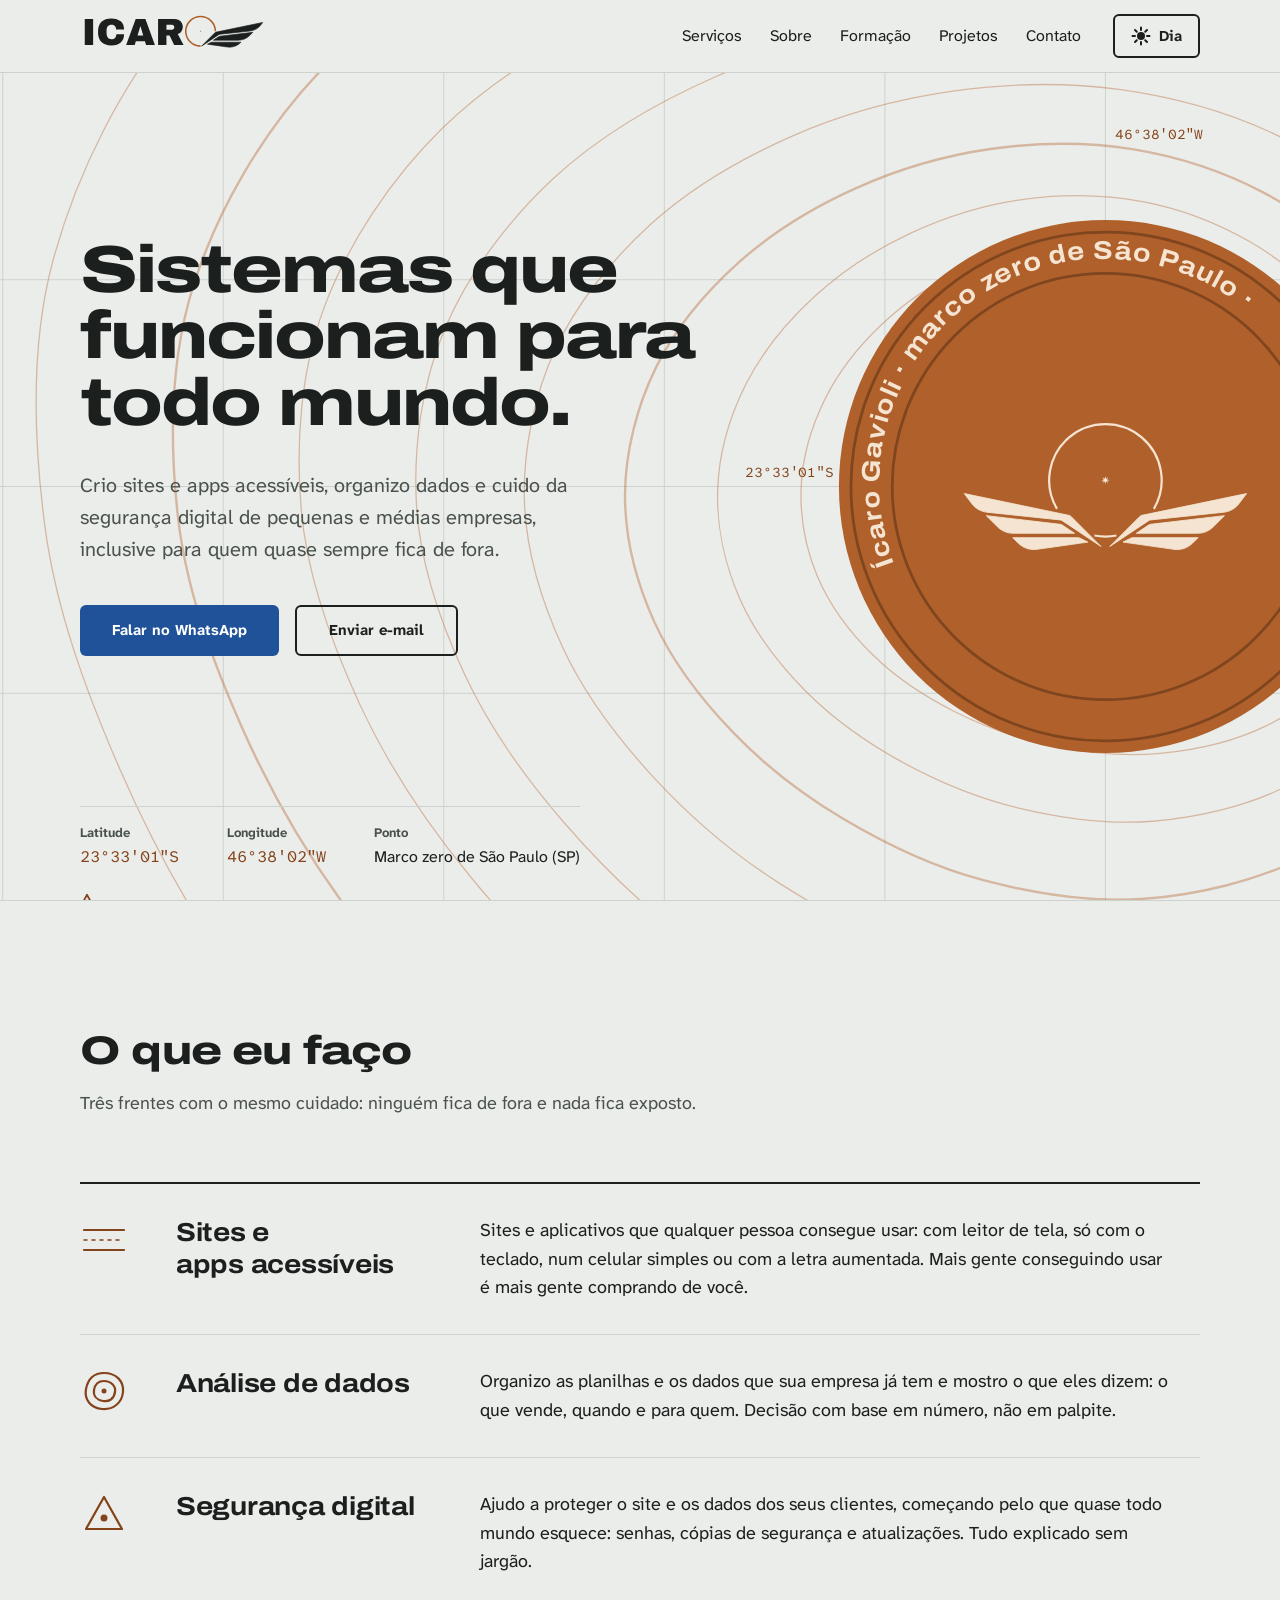
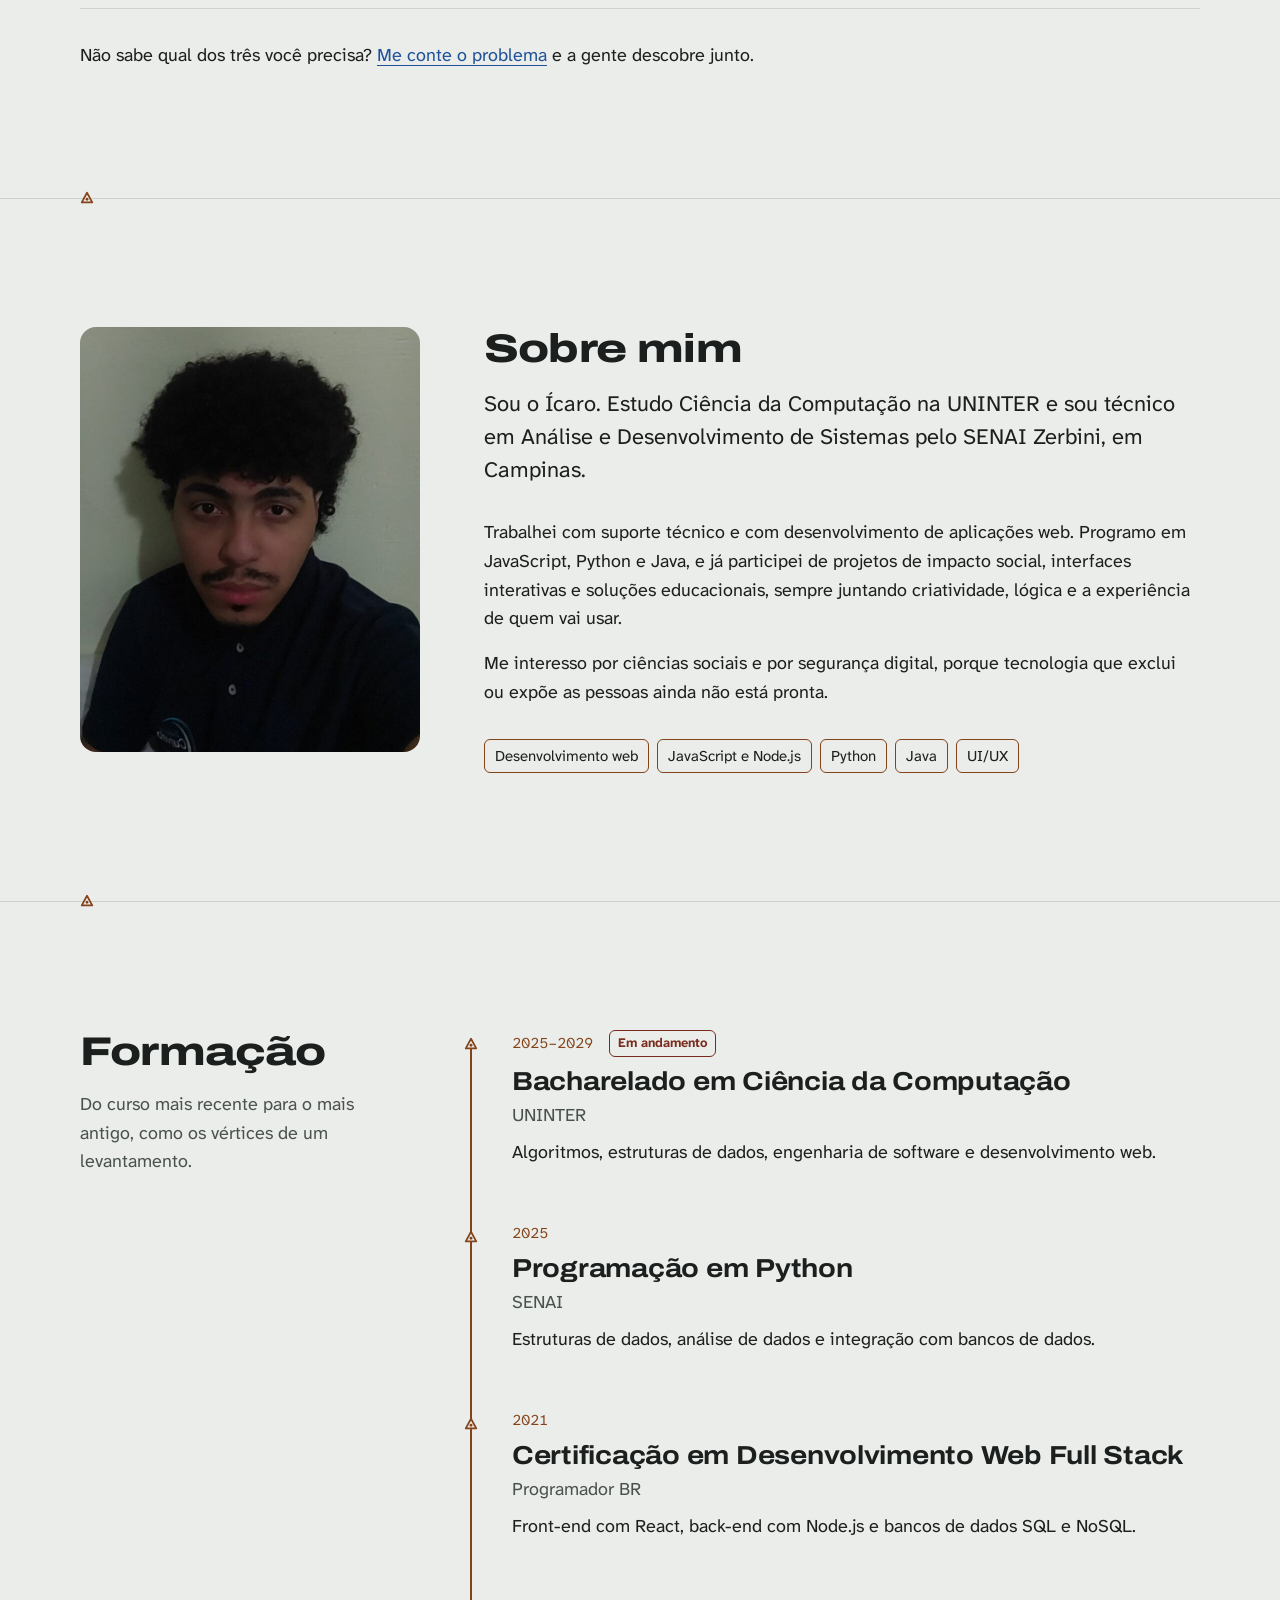
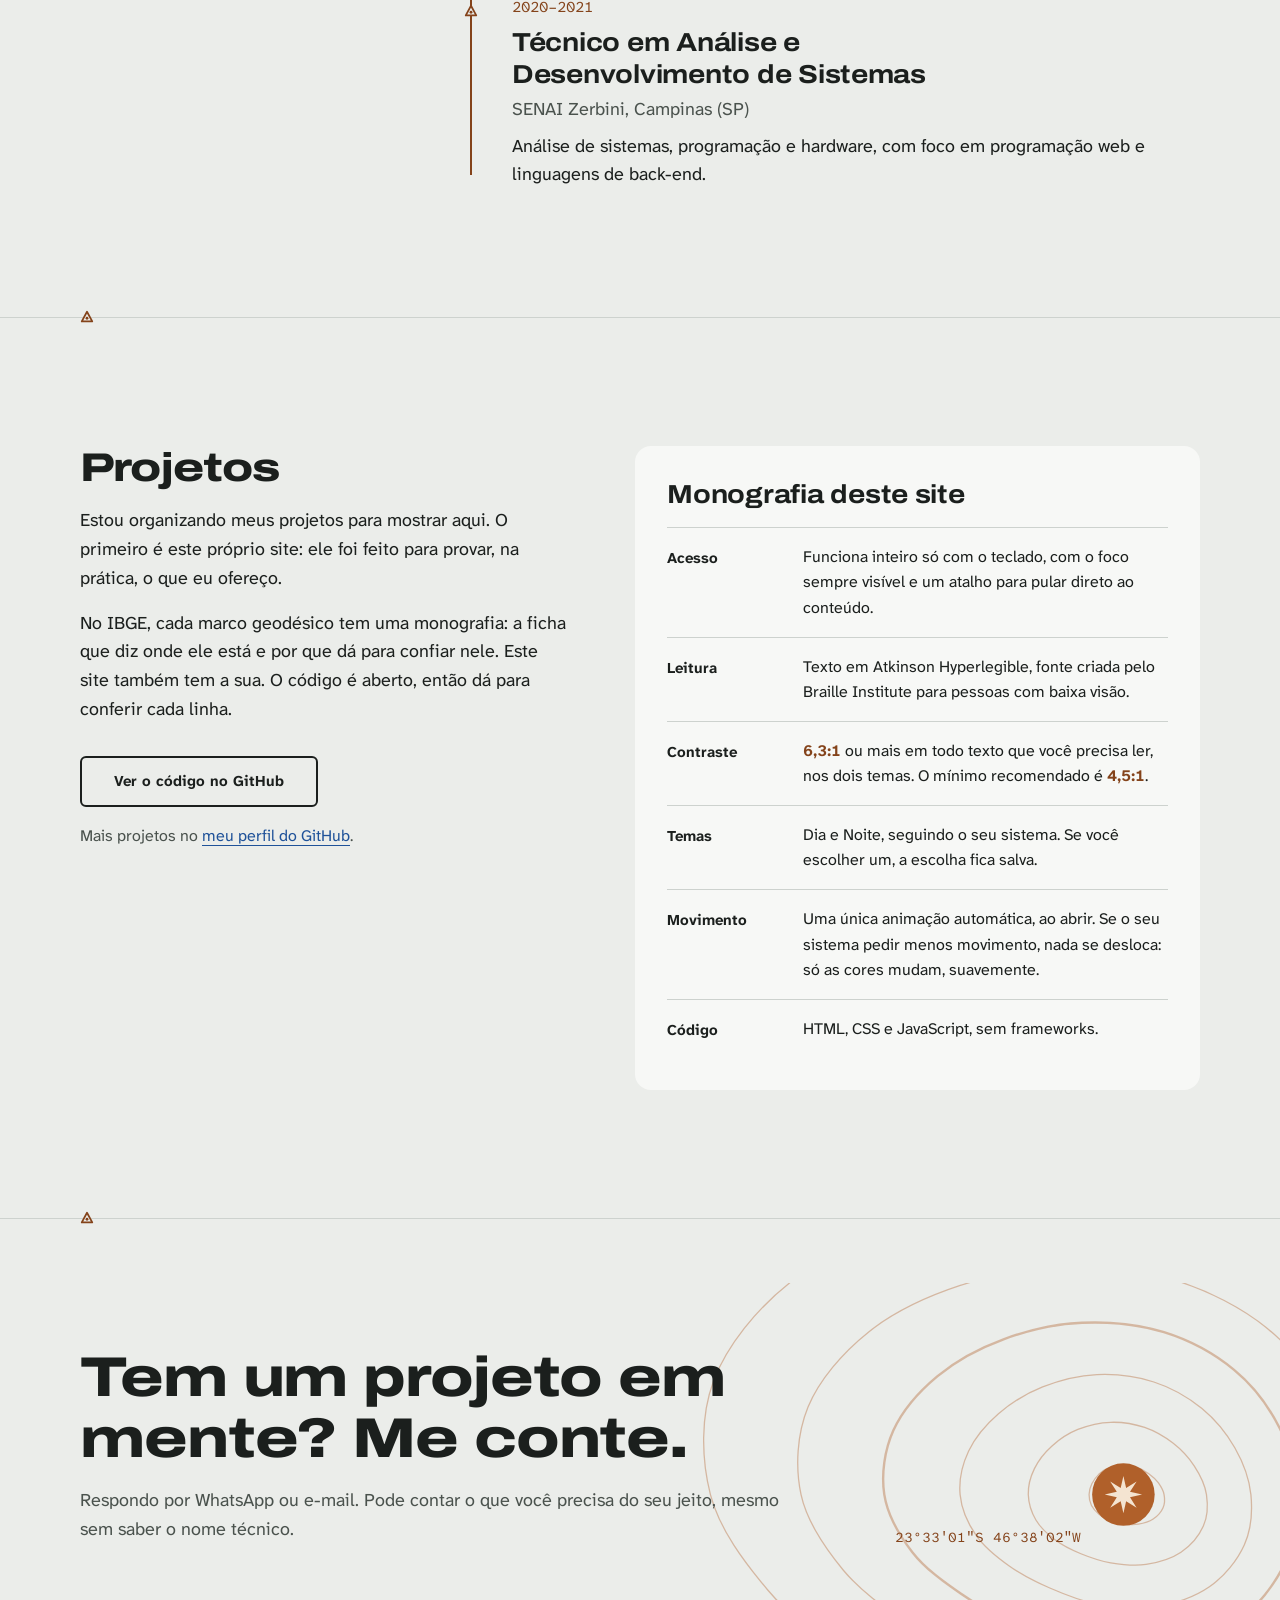
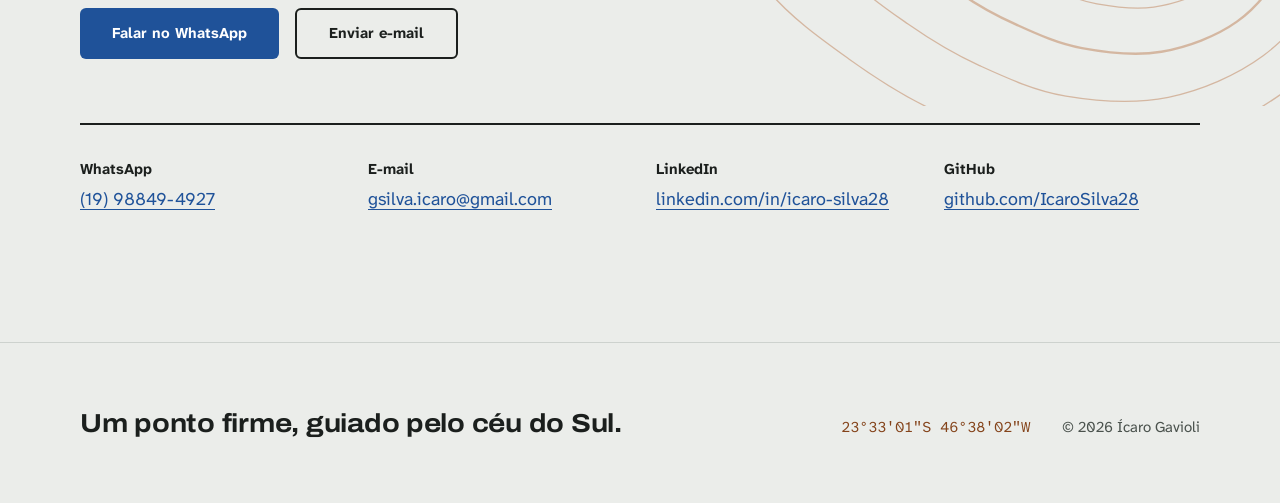
<file: index.html>
<!DOCTYPE html>
<html lang="pt-BR">
<head>
  <meta charset="UTF-8" />
  <meta name="viewport" content="width=device-width, initial-scale=1" />
  <title>Ícaro Gavioli: sistemas que funcionam para todo mundo</title>
  <meta name="description" content="Sites e apps acessíveis, análise de dados e segurança digital para pequenas e médias empresas. Ícaro Gavioli, São Paulo." />
  <meta property="og:title" content="Ícaro Gavioli: sistemas que funcionam para todo mundo" />
  <meta property="og:description" content="Sites e apps acessíveis, análise de dados e segurança digital para pequenas e médias empresas." />
  <meta property="og:locale" content="pt_BR" />
  <meta name="theme-color" content="#ebedea" media="(prefers-color-scheme: light)" />
  <meta name="theme-color" content="#0c1322" media="(prefers-color-scheme: dark)" />
  <script>
    try {
      var tema = localStorage.getItem("tema");
      if (tema === "dia" || tema === "noite") document.documentElement.setAttribute("data-theme", tema);
    } catch (e) {}
  </script>
  <link rel="icon" type="image/svg+xml" href="assets/marca/favicon-dia.svg" />
  <link rel="icon" type="image/svg+xml" href="assets/marca/favicon-noite.svg" media="(prefers-color-scheme: dark)" />
  <link rel="preconnect" href="https://fonts.googleapis.com" />
  <link rel="preconnect" href="https://fonts.gstatic.com" crossorigin />
  <link rel="stylesheet" href="https://fonts.googleapis.com/css2?family=Archivo:wdth,wght@100..125,600..800&family=Atkinson+Hyperlegible+Mono:wght@400;600&family=Atkinson+Hyperlegible+Next:ital,wght@0,400;0,700;1,400&display=swap" />
  <link rel="stylesheet" href="css/tokens.css" />
  <link rel="stylesheet" href="css/style.css" />
</head>
<body>
  <a class="pular" href="#conteudo">Pular para o conteúdo</a>

  <header class="topo">
    <div class="faixa topo-faixa">
      <a class="marca" href="#inicio" aria-label="Ícaro Gavioli, voltar ao início">
        <img class="tema-dia" src="assets/marca/logo-horizontal-dia.svg" alt="" width="185" height="36" />
        <img class="tema-noite" src="assets/marca/logo-horizontal-noite.svg" alt="" width="185" height="36" />
      </a>
      <nav class="menu" id="menu" aria-label="Seções">
        <ul>
          <li><a href="#servicos">Serviços</a></li>
          <li><a href="#sobre">Sobre</a></li>
          <li><a href="#formacao">Formação</a></li>
          <li><a href="#projetos">Projetos</a></li>
          <li><a href="#contato">Contato</a></li>
        </ul>
          <button class="seletor-tema seletor-no-menu" type="button" aria-label="Dia, mudar para Noite">
            <svg class="tema-dia" width="20" height="20" viewBox="0 0 20 20" aria-hidden="true"><circle cx="10" cy="10" r="4" fill="currentColor"/><g stroke="currentColor" stroke-width="2" stroke-linecap="round"><path d="M10 1.5v2.5M10 16v2.5M1.5 10h2.5M16 10h2.5M4 4l1.8 1.8M14.2 14.2L16 16M4 16l1.8-1.8M14.2 5.8L16 4"/></g></svg>
            <svg class="tema-noite" width="20" height="20" viewBox="0 0 20 20" aria-hidden="true"><path d="M15.5 12.6A6.5 6.5 0 0 1 7.4 4.5a6.5 6.5 0 1 0 8.1 8.1Z" fill="currentColor"/></svg>
            <span class="tema-dia">Dia</span><span class="tema-noite">Noite</span>
          </button>
      </nav>
      <div class="controles">
        <button class="seletor-tema" type="button" aria-label="Dia, mudar para Noite">
          <svg class="tema-dia" width="20" height="20" viewBox="0 0 20 20" aria-hidden="true"><circle cx="10" cy="10" r="4" fill="currentColor"/><g stroke="currentColor" stroke-width="2" stroke-linecap="round"><path d="M10 1.5v2.5M10 16v2.5M1.5 10h2.5M16 10h2.5M4 4l1.8 1.8M14.2 14.2L16 16M4 16l1.8-1.8M14.2 5.8L16 4"/></g></svg>
          <svg class="tema-noite" width="20" height="20" viewBox="0 0 20 20" aria-hidden="true"><path d="M15.5 12.6A6.5 6.5 0 0 1 7.4 4.5a6.5 6.5 0 1 0 8.1 8.1Z" fill="currentColor"/></svg>
          <span class="tema-dia">Dia</span><span class="tema-noite">Noite</span>
        </button>
        <button class="botao-menu" type="button" aria-expanded="false" aria-controls="menu">
          <svg width="20" height="20" viewBox="0 0 20 20" aria-hidden="true"><g stroke="currentColor" stroke-width="2" stroke-linecap="round"><path class="linha linha-1" d="M2 5h16"/><path class="linha linha-2" d="M2 10h16"/><path class="linha linha-3" d="M2 15h16"/></g></svg>
          Menu
        </button>
      </div>
    </div>
  </header>

  <main id="conteudo">
    <section class="heroi" id="inicio" aria-labelledby="t-inicio">
      <svg class="terreno" viewBox="0 0 1440 900" preserveAspectRatio="xMaxYMid slice" aria-hidden="true" focusable="false">
        <g class="grade-linhas"><path d="M1250 0 V900 M1010 0 V900 M770 0 V900 M530 0 V900 M290 0 V900 M50 0 V900 M0 225 H1440 M0 450 H1440 M0 675 H1440"/></g>
        <g class="rotulos-grade"><text x="1260" y="72">46°38′02″W</text><text x="858" y="440">23°33′01″S</text></g>
        <g class="curvas"><path pathLength="1" style="--i:0" d="M1550.7 450.0 C1557.0 479.9 1561.4 513.8 1555.3 545.5 C1549.1 577.3 1535.4 612.8 1513.7 640.3 C1491.9 667.7 1458.9 693.8 1424.9 710.5 C1390.8 727.2 1348.3 736.8 1309.6 740.5 C1270.8 744.1 1229.5 739.8 1192.1 732.2 C1154.8 724.6 1118.2 711.5 1085.6 694.9 C1053.0 678.4 1021.3 657.4 996.5 632.9 C971.7 608.4 949.7 578.5 936.7 548.1 C923.8 517.6 917.5 482.3 918.9 450.0 C920.3 417.7 930.5 383.9 945.0 354.5 C959.6 325.2 981.6 297.3 1006.2 274.0 C1030.7 250.8 1060.7 230.0 1092.3 215.1 C1123.9 200.3 1160.5 189.0 1195.6 184.9 C1230.8 180.8 1269.6 183.0 1303.2 190.7 C1336.7 198.4 1369.7 213.9 1397.1 230.9 C1424.5 248.0 1447.3 270.6 1467.4 293.1 C1487.5 315.7 1503.7 340.1 1517.6 366.2 C1531.5 392.4 1544.5 420.1 1550.7 450.0 Z"/><path pathLength="1" style="--i:1" d="M1598.1 454.2 C1605.1 491.1 1610.0 532.4 1602.4 571.5 C1594.9 610.6 1579.1 654.6 1552.8 688.9 C1526.5 723.2 1486.5 756.5 1444.6 777.4 C1402.7 798.3 1349.4 810.5 1301.4 814.3 C1253.4 818.1 1202.1 810.9 1156.7 800.2 C1111.3 789.5 1067.8 771.2 1029.0 750.0 C990.3 728.8 953.7 702.8 924.2 673.1 C894.7 643.4 868.0 608.3 852.0 571.8 C835.9 535.3 826.8 493.0 828.0 454.2 C829.1 415.4 841.0 374.0 858.7 338.7 C876.5 303.5 904.2 270.0 934.3 242.5 C964.4 215.0 1001.2 191.2 1039.3 173.7 C1077.3 156.1 1120.5 142.8 1162.6 137.2 C1204.7 131.7 1250.9 132.4 1292.0 140.3 C1333.0 148.2 1374.3 164.7 1408.7 184.5 C1443.0 204.2 1472.9 231.4 1498.1 259.0 C1523.3 286.6 1543.3 317.6 1559.9 350.2 C1576.6 382.7 1591.0 417.3 1598.1 454.2 Z"/><path class="mestra" pathLength="1" style="--i:2" d="M1655.3 459.0 C1662.7 504.1 1666.7 553.9 1656.9 601.4 C1647.2 648.9 1628.4 701.8 1596.6 743.8 C1564.9 785.7 1517.3 827.2 1466.5 853.0 C1415.8 878.8 1350.6 894.5 1292.1 898.7 C1233.7 902.9 1170.6 892.6 1116.1 878.2 C1061.5 863.7 1010.4 838.8 965.1 811.9 C919.8 785.1 878.6 752.9 844.3 717.1 C810.0 681.4 778.8 640.6 759.2 597.6 C739.7 554.6 727.0 505.1 727.2 459.0 C727.4 412.9 740.0 363.0 760.7 320.9 C781.3 278.7 815.0 238.5 851.3 205.9 C887.5 173.3 932.5 146.0 978.1 125.5 C1023.7 105.0 1074.7 89.8 1124.9 82.7 C1175.0 75.6 1229.5 74.9 1279.1 82.9 C1328.7 90.8 1379.8 107.9 1422.6 130.4 C1465.4 152.9 1504.2 184.7 1535.9 218.1 C1567.5 251.4 1592.5 290.4 1612.4 330.5 C1632.3 370.7 1647.8 413.9 1655.3 459.0 Z"/><path pathLength="1" style="--i:3" d="M1723.5 464.4 C1730.7 519.1 1732.2 578.6 1719.1 635.3 C1705.9 691.9 1682.7 754.3 1644.5 804.5 C1606.3 854.6 1550.4 904.8 1489.9 936.1 C1429.4 967.4 1351.3 987.4 1281.4 992.3 C1211.5 997.2 1135.1 984.1 1070.5 965.5 C1005.8 946.9 945.9 914.2 893.7 880.8 C841.4 847.4 795.9 807.5 756.8 764.9 C717.8 722.3 682.6 675.3 659.4 625.2 C636.3 575.1 619.1 518.4 617.7 464.4 C616.3 410.4 628.1 351.1 651.2 301.0 C674.3 250.9 713.5 202.2 756.3 163.6 C799.1 125.0 853.6 93.2 907.9 69.2 C962.2 45.3 1022.6 28.6 1082.1 20.1 C1141.6 11.5 1205.3 9.8 1264.7 17.9 C1324.2 26.0 1386.1 43.4 1438.8 68.7 C1491.5 94.1 1541.3 130.5 1580.9 170.2 C1620.4 209.9 1652.2 258.0 1676.0 307.0 C1699.8 356.0 1716.3 409.7 1723.5 464.4 Z"/><path pathLength="1" style="--i:4" d="M1803.5 470.4 C1809.9 536.0 1807.2 606.6 1789.3 673.3 C1771.3 739.9 1741.5 811.8 1695.6 870.5 C1649.6 929.1 1584.6 987.9 1513.5 1025.0 C1442.4 1062.1 1351.1 1087.1 1268.9 1093.2 C1186.6 1099.2 1095.8 1083.9 1020.1 1061.2 C944.4 1038.4 874.5 997.4 814.8 956.6 C755.0 915.9 705.2 866.9 661.5 816.5 C617.8 766.2 579.6 712.3 552.7 654.6 C525.8 596.9 504.0 533.0 500.3 470.4 C496.6 407.8 505.9 338.5 530.7 279.3 C555.4 220.1 599.4 161.1 648.9 115.1 C698.4 69.1 763.5 31.3 827.6 3.3 C891.8 -24.6 963.7 -42.8 1034.0 -52.6 C1104.2 -62.4 1178.5 -64.3 1249.0 -55.6 C1319.6 -46.9 1393.3 -29.0 1457.3 -0.4 C1521.2 28.1 1583.8 69.1 1632.7 115.7 C1681.6 162.4 1722.3 220.5 1750.8 279.6 C1779.2 338.7 1797.1 404.8 1803.5 470.4 Z"/><path pathLength="1" style="--i:5" d="M1895.4 477.0 C1900.7 554.8 1892.2 638.1 1867.9 715.5 C1843.6 792.9 1804.8 874.3 1749.6 941.4 C1694.4 1008.6 1619.1 1075.3 1536.5 1118.3 C1453.9 1161.2 1349.3 1191.6 1254.1 1199.2 C1158.9 1206.8 1052.8 1190.5 965.2 1163.9 C877.5 1137.3 796.3 1088.0 728.4 1039.5 C660.4 991.0 605.9 931.7 557.5 872.8 C509.1 813.9 468.5 752.0 438.1 686.1 C407.7 620.1 381.4 548.7 375.0 477.0 C368.5 405.3 373.9 325.3 399.5 255.9 C425.1 186.4 472.3 115.1 528.4 60.2 C584.5 5.3 661.0 -40.7 736.3 -73.7 C811.6 -106.6 897.3 -126.6 980.0 -137.5 C1062.7 -148.4 1149.3 -149.1 1232.3 -139.0 C1315.3 -129.0 1401.6 -109.4 1477.9 -77.0 C1554.3 -44.7 1630.9 0.9 1690.5 55.2 C1750.2 109.4 1801.7 178.2 1835.9 248.5 C1870.0 318.8 1890.1 399.2 1895.4 477.0 Z"/><path class="mestra" pathLength="1" style="--i:6" d="M1998.2 484.2 C2002.4 575.5 1986.9 673.1 1954.9 761.9 C1922.9 850.8 1872.5 941.8 1806.3 1017.3 C1740.2 1092.8 1653.0 1166.2 1558.0 1214.7 C1463.1 1263.3 1345.2 1298.8 1236.6 1308.3 C1127.9 1317.9 1006.4 1301.7 906.1 1271.8 C805.8 1242.0 711.6 1185.5 634.5 1129.3 C557.4 1073.1 497.0 1002.7 443.5 934.5 C390.1 866.3 347.7 795.2 313.9 720.1 C280.1 645.1 250.2 565.8 240.8 484.2 C231.4 402.6 232.0 311.6 257.7 230.7 C283.4 149.8 332.3 64.3 394.8 -1.3 C457.4 -66.9 545.7 -123.7 633.2 -162.9 C720.7 -202.2 822.8 -224.9 919.8 -236.7 C1016.7 -248.6 1118.0 -246.7 1214.9 -234.1 C1311.7 -221.5 1411.2 -198.5 1500.9 -161.3 C1590.6 -124.0 1681.7 -73.1 1753.2 -10.5 C1824.6 52.1 1888.7 131.9 1929.5 214.4 C1970.4 296.9 1994.0 392.9 1998.2 484.2 Z"/><path pathLength="1" style="--i:7" d="M2109.8 492.0 C2113.2 597.7 2090.5 711.5 2049.9 812.5 C2009.2 913.5 1944.6 1014.5 1865.9 1098.1 C1787.2 1181.7 1686.1 1260.5 1577.8 1314.0 C1469.5 1367.4 1338.4 1407.2 1216.0 1418.8 C1093.6 1430.3 957.0 1415.5 843.3 1383.3 C729.5 1351.1 621.0 1289.0 533.5 1225.6 C446.0 1162.2 377.6 1080.7 318.3 1002.7 C258.9 924.7 214.6 842.7 177.5 757.6 C140.4 672.5 107.8 584.3 95.7 492.0 C83.6 399.7 79.3 297.2 104.8 203.6 C130.2 110.1 179.4 8.9 248.2 -69.2 C317.1 -147.3 417.1 -217.8 517.8 -264.9 C618.6 -312.1 739.7 -339.1 853.0 -352.0 C966.2 -365.0 1084.9 -359.0 1197.1 -342.6 C1309.4 -326.2 1422.8 -297.2 1526.5 -253.5 C1630.1 -209.8 1735.4 -152.3 1819.2 -80.4 C1903.0 -8.5 1980.6 82.6 2029.1 178.0 C2077.5 273.4 2106.3 386.3 2109.8 492.0 Z"/></g>
        <g class="estrelas"><circle cx="470" cy="143" r="0.9"/><circle cx="626" cy="71" r="0.9"/><circle cx="792" cy="62" r="2.0"/><circle cx="573" cy="869" r="0.9"/><circle cx="800" cy="127" r="1.6"/><circle cx="215" cy="114" r="1.3"/><circle cx="363" cy="168" r="1.1"/><circle cx="496" cy="831" r="1.6"/><circle cx="66" cy="598" r="2.0"/><circle cx="1142" cy="71" r="0.9"/><circle cx="953" cy="63" r="1.3"/><circle cx="929" cy="884" r="1.6"/><circle cx="176" cy="62" r="1.3"/><circle cx="1247" cy="81" r="1.6"/><circle cx="410" cy="138" r="2.0"/><circle cx="534" cy="508" r="2.0"/><circle cx="1247" cy="848" r="2.0"/><circle cx="911" cy="65" r="0.9"/><circle cx="815" cy="482" r="2.0"/><circle cx="527" cy="118" r="1.6"/><circle cx="697" cy="86" r="0.9"/><circle cx="301" cy="848" r="1.3"/><circle cx="760" cy="871" r="0.9"/><circle cx="999" cy="240" r="1.3"/><circle cx="914" cy="550" r="1.1"/><circle cx="1061" cy="210" r="2.0"/><circle cx="710" cy="653" r="1.3"/><circle cx="506" cy="868" r="0.9"/><circle cx="300" cy="559" r="0.9"/><circle cx="691" cy="585" r="0.9"/><circle cx="1195" cy="116" r="1.6"/><circle cx="689" cy="167" r="1.3"/><circle cx="133" cy="843" r="1.6"/><circle cx="236" cy="884" r="0.9"/><circle cx="225" cy="806" r="1.1"/><circle cx="1341" cy="147" r="2.0"/><circle cx="196" cy="23" r="0.9"/><circle cx="758" cy="832" r="1.6"/><circle cx="1411" cy="181" r="1.1"/><circle cx="1061" cy="800" r="2.0"/><circle cx="1185" cy="783" r="1.1"/><circle cx="1145" cy="162" r="1.6"/><circle cx="889" cy="116" r="0.9"/><circle cx="1124" cy="103" r="2.0"/><circle cx="1279" cy="66" r="1.3"/><circle cx="767" cy="431" r="2.0"/><circle cx="1255" cy="839" r="1.3"/><circle cx="1320" cy="796" r="1.1"/><circle cx="1203" cy="131" r="0.9"/><circle cx="184" cy="694" r="1.3"/><circle cx="213" cy="787" r="1.6"/><circle cx="322" cy="848" r="1.6"/><circle cx="958" cy="207" r="1.6"/><circle cx="745" cy="270" r="0.9"/><circle cx="1390" cy="102" r="1.3"/><circle cx="396" cy="807" r="1.1"/><circle cx="394" cy="124" r="1.6"/><circle cx="474" cy="256" r="1.1"/><circle cx="614" cy="74" r="0.9"/><circle cx="1226" cy="69" r="0.9"/><circle cx="165" cy="152" r="0.9"/><circle cx="267" cy="830" r="1.3"/><circle cx="964" cy="248" r="0.9"/><circle cx="1422" cy="43" r="0.9"/><circle cx="279" cy="428" r="0.9"/><circle cx="945" cy="582" r="1.6"/><circle cx="785" cy="792" r="2.0"/><circle cx="292" cy="786" r="1.1"/><circle cx="194" cy="72" r="1.3"/><circle cx="622" cy="59" r="1.6"/><circle cx="1011.0" cy="38.1" r="4.9"/><circle cx="1065.9" cy="83.1" r="3.6"/><circle cx="954.6" cy="109.1" r="5.5"/><circle cx="1044.3" cy="128.3" r="2.5"/><circle cx="1026.6" cy="201.9" r="6.2"/></g>
        <g class="marco">
          <circle class="disco" cx="1250" cy="450" r="290"/>
          <circle class="disco-friso" cx="1250" cy="450" r="232.0"/>
          <circle class="disco-friso" cx="1250" cy="450" r="276.9"/>
          <g class="gravacao" transform="translate(1077.2 361.7) scale(4.8)"><path d="M45.325 25.695A12.75 12.75 0 0 1 40.776 28.822M38.487 29.505A12.75 12.75 0 0 1 33.513 29.505M31.224 28.822A12.75 12.75 0 0 1 26.675 25.695M25.014 23.471A12.75 12.75 0 1 1 46.986 23.471" fill="none" stroke="currentColor" stroke-width="0.5"/><path d="M27.7079 24.9391L4 20L5.69179 22.2557C6.526 23.368 7.78566 24.0827 9.16837 24.2282L25.755 25.9742C25.9159 25.9911 26.0703 26.0469 26.205 26.1367L35 32L28.211 25.211C28.0733 25.0733 27.8985 24.9788 27.7079 24.9391Z" fill="currentColor" stroke="currentColor" stroke-width="0.2"/><path d="M11.5355 27.5355L9 25L25.7617 26.972C25.9184 26.9904 26.0684 27.0456 26.1996 27.1331L29 29H15.0711C13.745 29 12.4732 28.4732 11.5355 27.5355Z" fill="currentColor" stroke="currentColor" stroke-width="0.2"/><path d="M16.2322 31.2322L15 30H29.7639C29.9192 30 30.0723 30.0361 30.2111 30.1056L32 31L20.4749 32.6464C18.9169 32.869 17.3451 32.3451 16.2322 31.2322Z" fill="currentColor" stroke="currentColor" stroke-width="0.2"/><path d="M44.2921 24.9391L68 20L66.3082 22.2557C65.474 23.368 64.2143 24.0827 62.8316 24.2282L46.245 25.9742C46.0841 25.9911 45.9297 26.0469 45.795 26.1367L37 32L43.789 25.211C43.9267 25.0733 44.1015 24.9788 44.2921 24.9391Z" fill="currentColor" stroke="currentColor" stroke-width="0.2"/><path d="M60.4645 27.5355L63 25L46.2383 26.972C46.0816 26.9904 45.9316 27.0456 45.8004 27.1331L43 29H56.9289C58.255 29 59.5268 28.4732 60.4645 27.5355Z" fill="currentColor" stroke="currentColor" stroke-width="0.2"/><path d="M55.7678 31.2322L57 30H42.2361C42.0808 30 41.9277 30.0361 41.7889 30.1056L40 31L51.5251 32.6464C53.0831 32.869 54.6549 32.3451 55.7678 31.2322Z" fill="currentColor" stroke="currentColor" stroke-width="0.2"/><path d="M36 16L36.1425 16.615L36.6894 16.2784L36.3441 16.8116L36.9749 16.9505L36.3441 17.0894L36.6894 17.6226L36.1425 17.286L36 17.901L35.8575 17.286L35.3106 17.6226L35.6559 17.0894L35.0251 16.9505L35.6559 16.8116L35.3106 16.2784L35.8575 16.615L36 16Z" fill="currentColor"/></g>
          <path id="aro" fill="none" d="M1019.8 533.8 A245.0 245.0 0 1 1 1480.2 366.2 A245.0 245.0 0 1 1 1019.8 533.8"/><text class="aro-texto"><textPath href="#aro" textLength="642" lengthAdjust="spacing">Ícaro Gavioli · marco zero de São Paulo ·</textPath></text>
        </g>
      </svg>
      <div class="faixa heroi-faixa">
        <h1 id="t-inicio">Sistemas que funcionam para todo mundo.</h1>
        <p class="apoio">Crio sites e apps acessíveis, organizo dados e cuido da segurança digital de pequenas e médias empresas, inclusive para quem quase sempre fica de fora.</p>
        <div class="acoes">
          <a class="botao botao-principal" href="https://wa.me/5519988494927?text=Ol%C3%A1%2C%20%C3%8Dcaro!%20Vi%20seu%20site%20e%20quero%20conversar%20sobre%20um%20projeto.">Falar no WhatsApp</a>
          <a class="botao botao-secundario" href="mailto:gsilva.icaro@gmail.com?subject=Projeto">Enviar e-mail</a>
        </div>
      </div>
      <div class="faixa medida-faixa">
        <dl class="medida">
          <div><dt>Latitude</dt><dd class="coordenada">23°33′01″S</dd></div>
          <div><dt>Longitude</dt><dd class="coordenada">46°38′02″W</dd></div>
          <div><dt>Ponto</dt><dd>Marco zero de São Paulo (SP)</dd></div>
        </dl>
      </div>
      <div class="faixa marco-secao" aria-hidden="true"><svg class="vertice" width="14" height="14" viewBox="0 0 16 16"><path d="M8 2 L14 13 L2 13 Z"/><circle cx="8" cy="9.4" r="1.6"/></svg></div>
    </section>

    <section class="secao" id="servicos" aria-labelledby="t-servicos">
      <div class="faixa">
        <h2 id="t-servicos">O que eu faço</h2>
        <p class="intro">Três frentes com o mesmo cuidado: ninguém fica de fora e nada fica exposto.</p>
        <ul class="legenda">
          <li>
            <svg class="glifo" viewBox="0 0 48 48" aria-hidden="true"><path d="M4 14 H44 M4 34 H44"/><path class="tracejado" d="M4 24 H44"/></svg>
            <h3>Sites e apps acessíveis</h3>
            <p>Sites e aplicativos que qualquer pessoa consegue usar: com leitor de tela, só com o teclado, num celular simples ou com a letra aumentada. Mais gente conseguindo usar é mais gente comprando de você.</p>
          </li>
          <li>
            <svg class="glifo" viewBox="0 0 48 48" aria-hidden="true"><path d="M24 6 C 36 6, 44 14, 43 25 C 42 36, 33 43, 22 42 C 11 41, 4 33, 6 22 C 8 12, 14 6, 24 6 Z"/><path d="M24 14 C 31 14, 36 19, 35 25 C 34 32, 29 35, 23 34 C 17 33, 13 29, 14 23 C 15 17, 19 14, 24 14 Z"/><circle cx="24" cy="24" r="2.5" class="cheio"/></svg>
            <h3>Análise de dados</h3>
            <p>Organizo as planilhas e os dados que sua empresa já tem e mostro o que eles dizem: o que vende, quando e para quem. Decisão com base em número, não em palpite.</p>
          </li>
          <li>
            <svg class="glifo" viewBox="0 0 48 48" aria-hidden="true"><path d="M24 7 L42 39 L6 39 Z"/><circle cx="24" cy="28" r="3.5" class="cheio"/></svg>
            <h3>Segurança digital</h3>
            <p>Ajudo a proteger o site e os dados dos seus clientes, começando pelo que quase todo mundo esquece: senhas, cópias de segurança e atualizações. Tudo explicado sem jargão.</p>
          </li>
        </ul>
        <p class="convite">Não sabe qual dos três você precisa? <a href="#contato">Me conte o problema</a> e a gente descobre junto.</p>
      </div>
      <div class="faixa marco-secao" aria-hidden="true"><svg class="vertice" width="14" height="14" viewBox="0 0 16 16"><path d="M8 2 L14 13 L2 13 Z"/><circle cx="8" cy="9.4" r="1.6"/></svg></div>
    </section>

    <section class="secao" id="sobre" aria-labelledby="t-sobre">
      <div class="faixa sobre-grade">
        <figure class="foto">
          <img src="assets/img/profile-v2-rosto.jpg" alt="Ícaro Gavioli, jovem de cabelo cacheado e bigode, com camisa polo azul-escura" width="680" height="850" loading="lazy" />
        </figure>
        <div class="sobre-texto">
          <h2 id="t-sobre">Sobre mim</h2>
          <p class="destaque">Sou o Ícaro. Estudo Ciência da Computação na UNINTER e sou técnico em Análise e Desenvolvimento de Sistemas pelo SENAI Zerbini, em Campinas.</p>
          <p>Trabalhei com suporte técnico e com desenvolvimento de aplicações web. Programo em JavaScript, Python e Java, e já participei de projetos de impacto social, interfaces interativas e soluções educacionais, sempre juntando criatividade, lógica e a experiência de quem vai usar.</p>
          <p>Me interesso por ciências sociais e por segurança digital, porque tecnologia que exclui ou expõe as pessoas ainda não está pronta.</p>
          <ul class="tags" aria-label="O que eu uso">
            <li>Desenvolvimento web</li>
            <li>JavaScript e Node.js</li>
            <li>Python</li>
            <li>Java</li>
            <li>UI/UX</li>
          </ul>
        </div>
      </div>
      <div class="faixa marco-secao" aria-hidden="true"><svg class="vertice" width="14" height="14" viewBox="0 0 16 16"><path d="M8 2 L14 13 L2 13 Z"/><circle cx="8" cy="9.4" r="1.6"/></svg></div>
    </section>

    <section class="secao" id="formacao" aria-labelledby="t-formacao">
      <div class="faixa formacao-grade">
        <div class="formacao-titulo">
          <h2 id="t-formacao">Formação</h2>
          <p class="intro">Do curso mais recente para o mais antigo, como os vértices de um levantamento.</p>
        </div>
        <ol class="poligonal">
          <li>
            <svg class="vertice" width="14" height="14" viewBox="0 0 16 16" aria-hidden="true"><path d="M8 2 L14 13 L2 13 Z"/><circle cx="8" cy="9.4" r="1.6"/></svg>
            <p class="ano"><span class="coordenada">2025–2029</span> <span class="tag-acento">Em andamento</span></p>
            <h3>Bacharelado em Ciência da Computação</h3>
            <p class="instituicao">UNINTER</p>
            <p>Algoritmos, estruturas de dados, engenharia de software e desenvolvimento web.</p>
          </li>
          <li>
            <svg class="vertice" width="14" height="14" viewBox="0 0 16 16" aria-hidden="true"><path d="M8 2 L14 13 L2 13 Z"/><circle cx="8" cy="9.4" r="1.6"/></svg>
            <p class="ano"><span class="coordenada">2025</span></p>
            <h3>Programação em Python</h3>
            <p class="instituicao">SENAI</p>
            <p>Estruturas de dados, análise de dados e integração com bancos de dados.</p>
          </li>
          <li>
            <svg class="vertice" width="14" height="14" viewBox="0 0 16 16" aria-hidden="true"><path d="M8 2 L14 13 L2 13 Z"/><circle cx="8" cy="9.4" r="1.6"/></svg>
            <p class="ano"><span class="coordenada">2021</span></p>
            <h3>Certificação em Desenvolvimento Web Full Stack</h3>
            <p class="instituicao">Programador BR</p>
            <p>Front-end com React, back-end com Node.js e bancos de dados SQL e NoSQL.</p>
          </li>
          <li>
            <svg class="vertice" width="14" height="14" viewBox="0 0 16 16" aria-hidden="true"><path d="M8 2 L14 13 L2 13 Z"/><circle cx="8" cy="9.4" r="1.6"/></svg>
            <p class="ano"><span class="coordenada">2020–2021</span></p>
            <h3>Técnico em Análise e Desenvolvimento de Sistemas</h3>
            <p class="instituicao">SENAI Zerbini, Campinas (SP)</p>
            <p>Análise de sistemas, programação e hardware, com foco em programação web e linguagens de back-end.</p>
          </li>
        </ol>
      </div>
      <div class="faixa marco-secao" aria-hidden="true"><svg class="vertice" width="14" height="14" viewBox="0 0 16 16"><path d="M8 2 L14 13 L2 13 Z"/><circle cx="8" cy="9.4" r="1.6"/></svg></div>
    </section>

    <section class="secao" id="projetos" aria-labelledby="t-projetos">
      <div class="faixa projetos-grade">
        <div>
          <h2 id="t-projetos">Projetos</h2>
          <p>Estou organizando meus projetos para mostrar aqui. O primeiro é este próprio site: ele foi feito para provar, na prática, o que eu ofereço.</p>
          <p>No IBGE, cada marco geodésico tem uma monografia: a ficha que diz onde ele está e por que dá para confiar nele. Este site também tem a sua. O código é aberto, então dá para conferir cada linha.</p>
          <div class="acoes">
            <a class="botao botao-secundario" href="https://github.com/IcaroSilva28/my-portifolio">Ver o código no GitHub</a>
          </div>
          <p class="nota">Mais projetos no <a href="https://github.com/IcaroSilva28">meu perfil do GitHub</a>.</p>
        </div>
        <div class="monografia">
          <h3>Monografia deste site</h3>
          <dl>
            <div><dt>Acesso</dt><dd>Funciona inteiro só com o teclado, com o foco sempre visível e um atalho para pular direto ao conteúdo.</dd></div>
            <div><dt>Leitura</dt><dd>Texto em Atkinson Hyperlegible, fonte criada pelo Braille Institute para pessoas com baixa visão.</dd></div>
            <div><dt>Contraste</dt><dd><span class="dado">6,3:1</span> ou mais em todo texto que você precisa ler, nos dois temas. O mínimo recomendado é <span class="dado">4,5:1</span>.</dd></div>
            <div><dt>Temas</dt><dd>Dia e Noite, seguindo o seu sistema. Se você escolher um, a escolha fica salva.</dd></div>
            <div><dt>Movimento</dt><dd>Uma única animação automática, ao abrir. Se o seu sistema pedir menos movimento, nada se desloca: só as cores mudam, suavemente.</dd></div>
            <div><dt>Código</dt><dd>HTML, CSS e JavaScript, sem frameworks.</dd></div>
          </dl>
        </div>
      </div>
      <div class="faixa marco-secao" aria-hidden="true"><svg class="vertice" width="14" height="14" viewBox="0 0 16 16"><path d="M8 2 L14 13 L2 13 Z"/><circle cx="8" cy="9.4" r="1.6"/></svg></div>
    </section>

    <section class="secao contato" id="contato" aria-labelledby="t-contato">
      <svg class="terreno-contato" viewBox="0 0 640 460" preserveAspectRatio="xMaxYMid meet" aria-hidden="true" focusable="false"><g class="curvas"><path d="M514.2 230.0 C515.1 234.6 515.0 240.2 513.0 244.6 C511.0 249.0 506.9 253.6 502.4 256.6 C497.9 259.5 491.7 261.3 486.3 262.2 C480.9 263.1 475.1 262.6 470.0 262.0 C464.9 261.3 460.1 259.9 455.7 258.2 C451.4 256.5 447.1 254.3 443.7 251.6 C440.3 248.8 437.2 245.4 435.3 241.8 C433.5 238.2 432.6 233.9 432.7 230.0 C432.7 226.1 433.9 222.0 435.7 218.3 C437.4 214.7 440.0 211.0 443.2 208.0 C446.5 205.1 450.6 202.2 455.1 200.5 C459.5 198.7 465.0 197.7 470.0 197.6 C475.0 197.6 480.3 198.8 484.9 200.4 C489.5 202.0 493.8 204.6 497.6 207.3 C501.5 210.1 505.1 213.4 507.9 217.1 C510.6 220.9 513.4 225.4 514.2 230.0 Z"/><path d="M560.3 230.0 C561.9 240.8 561.6 253.8 556.9 264.2 C552.3 274.6 543.0 285.7 532.6 292.6 C522.2 299.6 507.3 303.9 494.6 305.9 C481.8 307.8 468.0 306.1 456.2 304.1 C444.5 302.2 433.8 298.4 423.8 294.3 C413.7 290.2 404.1 285.5 396.0 279.4 C387.9 273.3 379.8 265.9 374.9 257.6 C370.0 249.4 366.9 239.3 366.6 230.0 C366.3 220.7 369.0 210.6 373.3 201.8 C377.5 193.0 384.2 184.5 392.1 177.4 C399.9 170.3 409.8 163.5 420.5 159.2 C431.2 154.9 444.1 151.7 456.2 151.4 C468.4 151.0 481.8 153.2 493.1 157.0 C504.4 160.9 515.2 167.3 524.2 174.3 C533.2 181.3 541.1 189.8 547.1 199.1 C553.2 208.4 558.6 219.2 560.3 230.0 Z"/><path d="M608.6 230.0 C610.3 247.6 609.0 267.7 601.5 284.4 C594.0 301.1 579.9 318.9 563.5 330.2 C547.0 341.5 523.4 349.2 503.0 352.3 C482.7 355.4 460.1 352.3 441.2 348.9 C422.4 345.4 405.8 338.4 390.0 331.5 C374.1 324.7 359.6 317.4 346.3 307.9 C332.9 298.4 319.0 287.5 310.1 274.6 C301.1 261.6 293.9 245.3 292.5 230.0 C291.1 214.7 294.9 197.3 301.8 182.7 C308.8 168.0 320.8 153.8 334.2 142.2 C347.5 130.6 364.3 120.1 382.2 113.0 C400.0 106.0 421.1 100.5 441.2 99.6 C461.4 98.7 484.1 101.4 503.1 107.6 C522.1 113.7 540.7 124.5 555.4 136.4 C570.0 148.4 582.2 163.5 591.1 179.1 C600.0 194.7 606.8 212.4 608.6 230.0 Z"/><path class="mestra" d="M658.7 230.0 C659.7 254.6 656.2 281.8 645.3 304.8 C634.4 327.8 615.8 352.1 593.4 368.1 C571.1 384.1 539.3 396.0 511.3 400.8 C483.2 405.6 451.3 401.8 425.0 396.9 C398.7 392.1 375.5 381.3 353.6 371.4 C331.7 361.6 312.3 351.0 293.5 337.8 C274.7 324.7 254.5 310.6 240.6 292.6 C226.7 274.7 213.6 252.0 210.1 230.0 C206.7 208.0 210.3 181.8 219.9 160.4 C229.6 138.9 248.0 117.8 268.0 101.2 C287.9 84.7 313.5 70.8 339.7 61.2 C365.9 51.5 395.9 44.4 425.0 43.2 C454.1 41.9 486.6 45.0 514.1 53.5 C541.7 62.1 569.4 77.2 590.3 94.5 C611.2 111.7 628.1 134.6 639.5 157.1 C650.9 179.7 657.7 205.4 658.7 230.0 Z"/><path d="M710.9 230.0 C710.3 261.9 702.8 296.0 687.9 325.2 C673.0 354.5 649.7 384.6 621.5 405.5 C593.3 426.3 554.5 443.1 518.8 450.3 C483.1 457.6 441.7 454.7 407.5 449.0 C373.3 443.3 342.2 428.9 313.6 415.9 C285.0 402.8 260.6 388.0 235.9 370.7 C211.2 353.4 185.0 335.6 165.6 312.2 C146.2 288.7 126.0 259.6 119.6 230.0 C113.2 200.4 115.1 164.2 127.2 134.8 C139.4 105.4 164.9 75.7 192.5 53.7 C220.1 31.7 256.8 14.5 292.7 2.7 C328.5 -9.2 368.7 -16.4 407.5 -17.3 C446.3 -18.3 488.7 -14.4 525.3 -3.2 C561.9 8.0 599.5 27.1 627.1 49.9 C654.8 72.7 677.5 103.6 691.4 133.6 C705.4 163.6 711.4 198.1 710.9 230.0 Z"/><path d="M765.3 230.0 C762.8 269.5 749.8 310.6 730.2 346.0 C710.6 381.4 681.8 416.6 647.6 442.3 C613.5 468.0 568.5 489.9 525.3 500.4 C482.2 510.9 431.4 510.9 388.8 505.3 C346.1 499.7 305.4 483.0 269.1 466.8 C232.9 450.7 202.1 430.6 171.2 408.4 C140.2 386.2 108.4 363.5 83.4 333.7 C58.4 304.0 30.9 267.9 21.1 230.0 C11.3 192.1 10.1 144.7 24.6 106.3 C39.0 67.9 71.7 27.8 107.7 -0.5 C143.7 -28.7 193.9 -49.5 240.7 -63.1 C287.6 -76.6 339.6 -82.1 388.7 -81.7 C437.9 -81.3 489.7 -75.0 535.5 -60.6 C581.4 -46.2 628.7 -23.6 663.6 4.6 C698.5 32.9 728.2 71.4 745.1 109.0 C762.1 146.5 767.8 190.5 765.3 230.0 Z"/></g><g class="estrelas"><circle cx="249" cy="112" r="0.9"/><circle cx="561" cy="180" r="1.6"/><circle cx="190" cy="132" r="1.6"/><circle cx="478" cy="14" r="0.9"/><circle cx="417" cy="379" r="1.2"/><circle cx="589" cy="444" r="1.6"/><circle cx="211" cy="123" r="1.6"/><circle cx="392" cy="36" r="1.6"/><circle cx="40" cy="391" r="1.6"/><circle cx="150" cy="330" r="1.6"/><circle cx="305" cy="254" r="0.9"/><circle cx="94" cy="412" r="1.6"/><circle cx="560" cy="88" r="1.2"/><circle cx="211" cy="283" r="1.6"/><circle cx="367" cy="201" r="0.9"/><circle cx="201" cy="74" r="1.6"/><circle cx="76" cy="19" r="1.6"/><circle cx="316" cy="184" r="0.9"/><circle cx="72" cy="44" r="1.6"/><circle cx="261" cy="244" r="1.2"/><circle cx="344" cy="397" r="1.6"/><circle cx="298" cy="88" r="0.9"/></g><circle class="selo-disco" cx="470" cy="230" r="34"/><g class="selo-gravacao" transform="translate(435.31 195.31) scale(0.6939)"><path d="M50.000 20.750L54.276 39.677L70.683 29.317L60.323 45.724L79.250 50.000L60.323 54.276L70.683 70.683L54.276 60.323L50.000 79.250L45.724 60.323L29.317 70.683L39.677 54.276L20.750 50.000L39.677 45.724L29.317 29.317L45.724 39.677Z" fill="currentColor"/></g><text class="rotulo-contato" x="424" y="282" text-anchor="end">23°33′01″S 46°38′02″W</text></svg>
      <div class="faixa">
        <h2 id="t-contato">Tem um projeto em mente? Me conte.</h2>
        <p class="intro">Respondo por WhatsApp ou e-mail. Pode contar o que você precisa do seu jeito, mesmo sem saber o nome técnico.</p>
        <div class="acoes">
          <a class="botao botao-principal" href="https://wa.me/5519988494927?text=Ol%C3%A1%2C%20%C3%8Dcaro!%20Vi%20seu%20site%20e%20quero%20conversar%20sobre%20um%20projeto.">Falar no WhatsApp</a>
          <a class="botao botao-secundario" href="mailto:gsilva.icaro@gmail.com?subject=Projeto">Enviar e-mail</a>
        </div>
        <dl class="canais">
          <div><dt>WhatsApp</dt><dd><a href="https://wa.me/5519988494927">(19) 98849-4927</a></dd></div>
          <div><dt>E-mail</dt><dd><a href="mailto:gsilva.icaro@gmail.com">gsilva.icaro@gmail.com</a></dd></div>
          <div><dt>LinkedIn</dt><dd><a href="https://www.linkedin.com/in/icaro-silva28/">linkedin.com/in/icaro-silva28</a></dd></div>
          <div><dt>GitHub</dt><dd><a href="https://github.com/IcaroSilva28">github.com/IcaroSilva28</a></dd></div>
        </dl>
      </div>
    </section>
  </main>

  <footer class="rodape">
    <div class="faixa rodape-faixa">
      <p class="assinatura">Um ponto firme, guiado pelo céu do Sul.</p>
      <p class="coordenada">23°33′01″S 46°38′02″W</p>
      <p class="direitos">© <span id="ano">2026</span> Ícaro Gavioli</p>
    </div>
  </footer>

  <script src="js/script.js"></script>
</body>
</html>
</file>
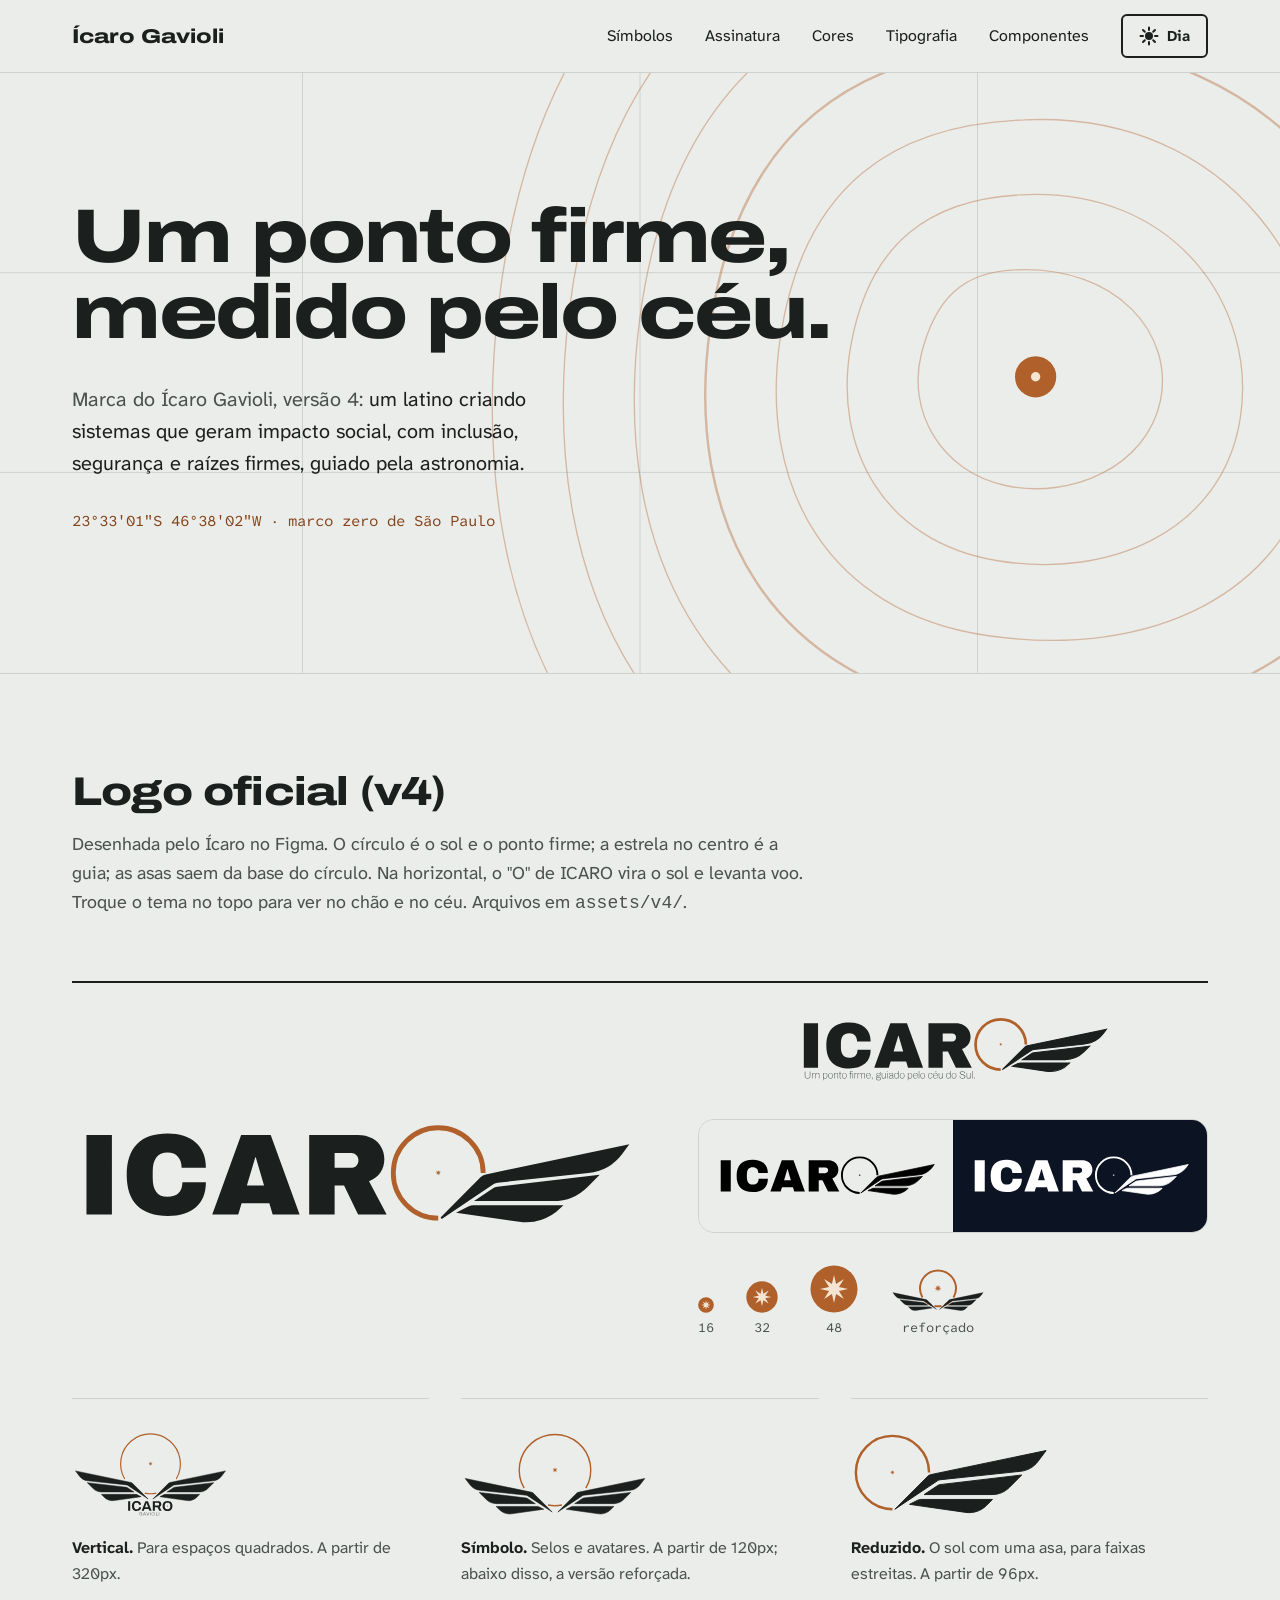
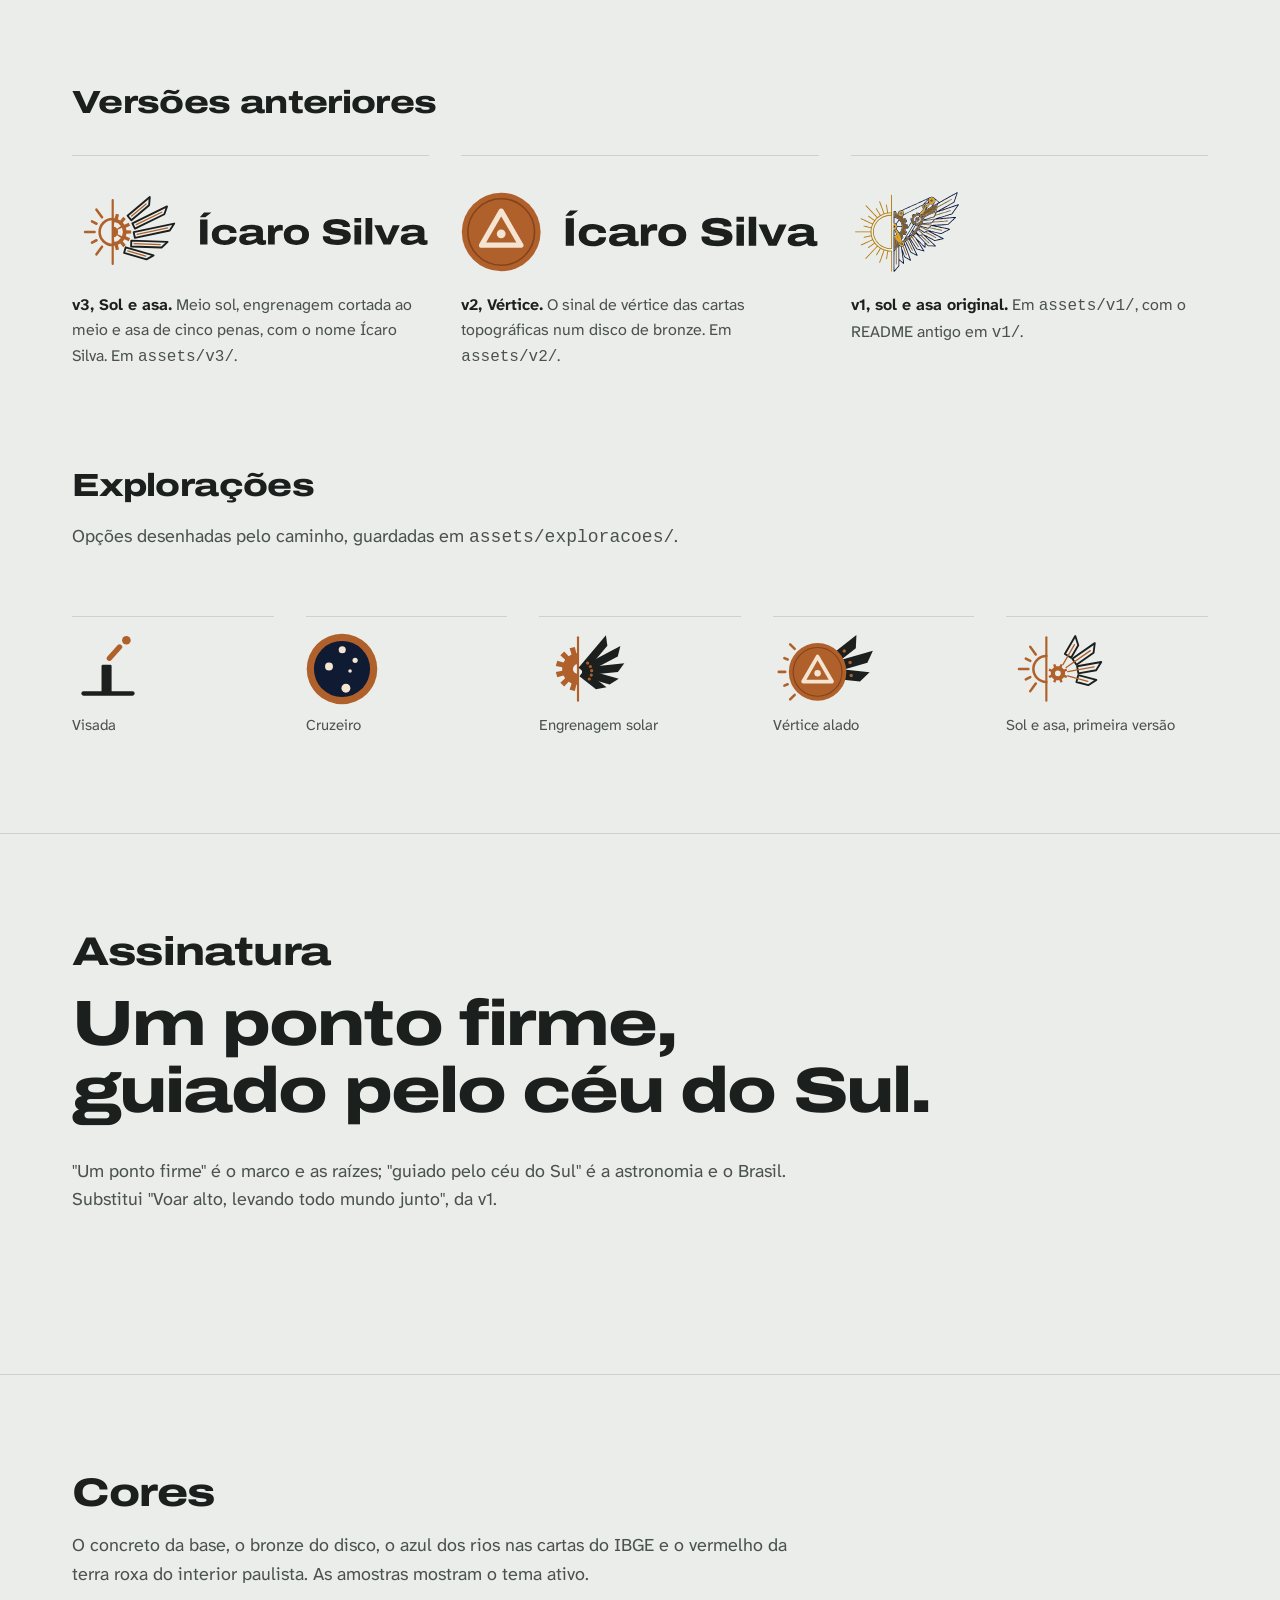
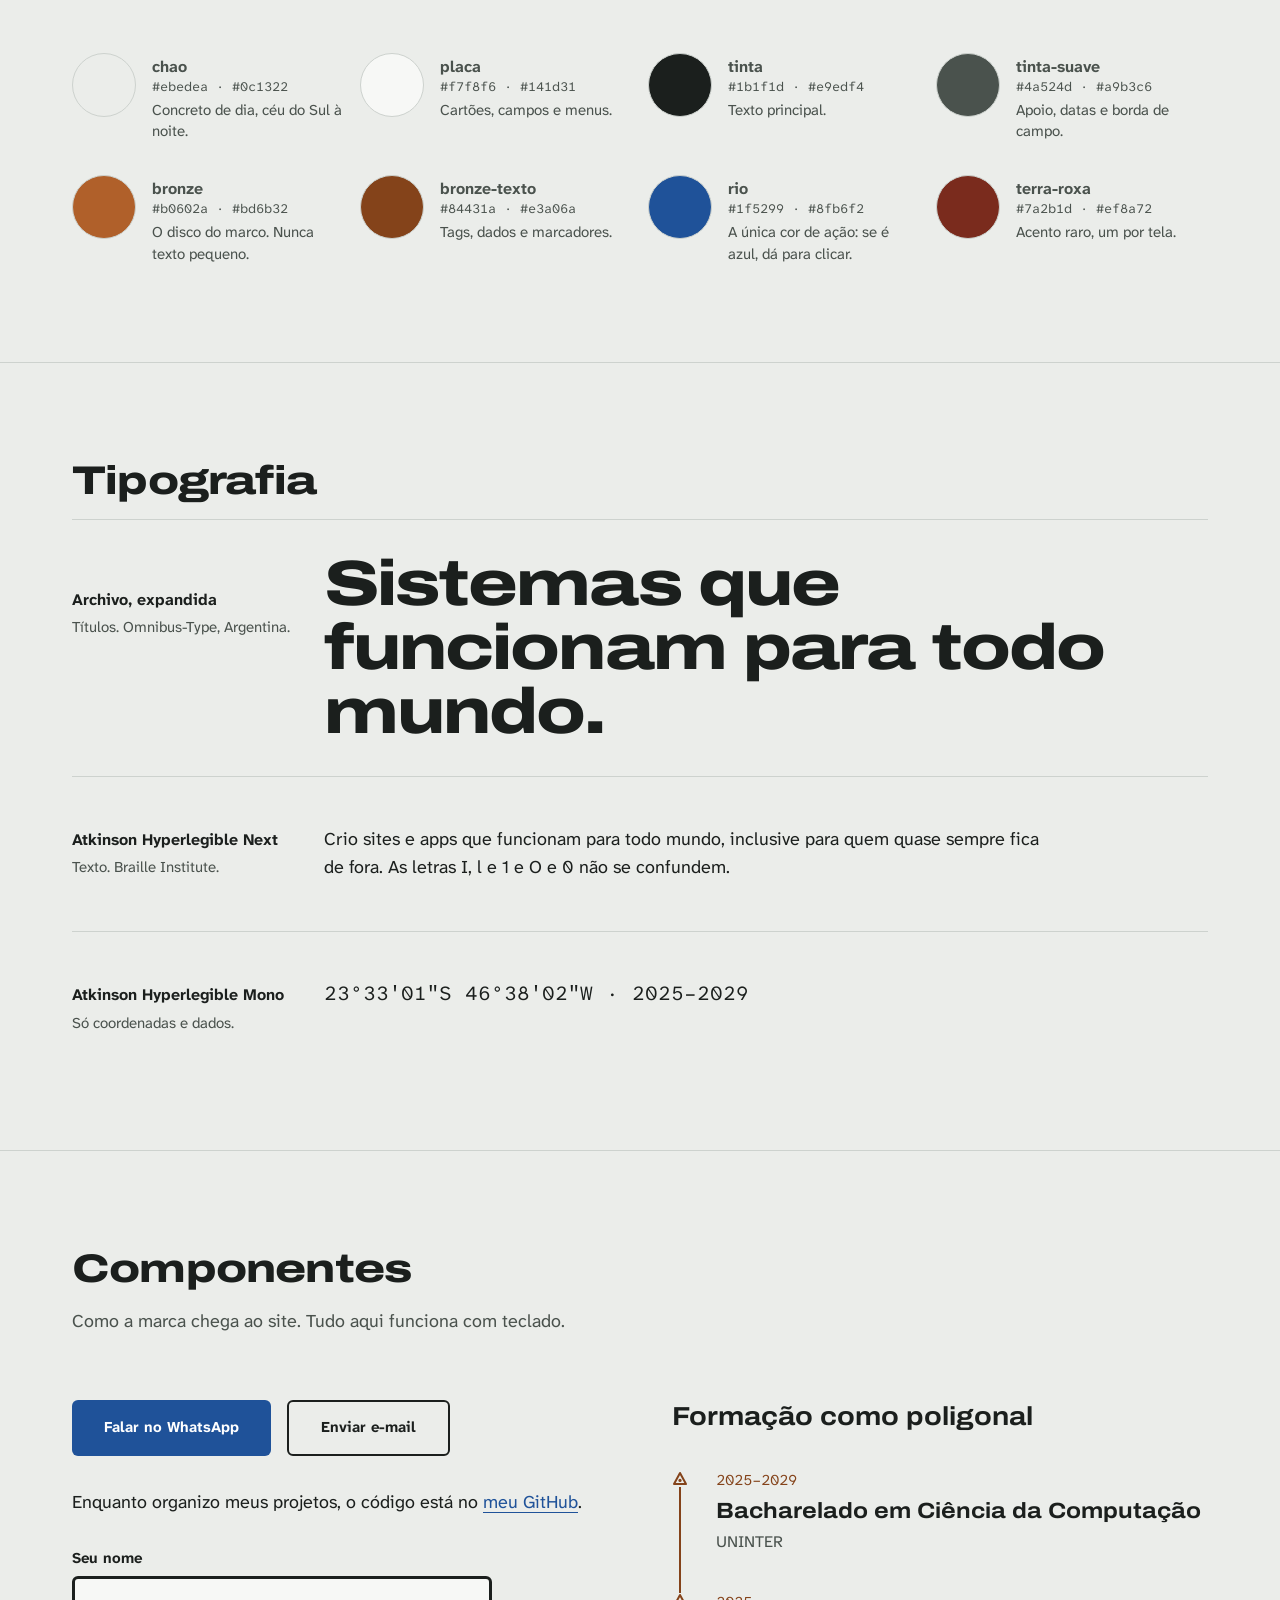
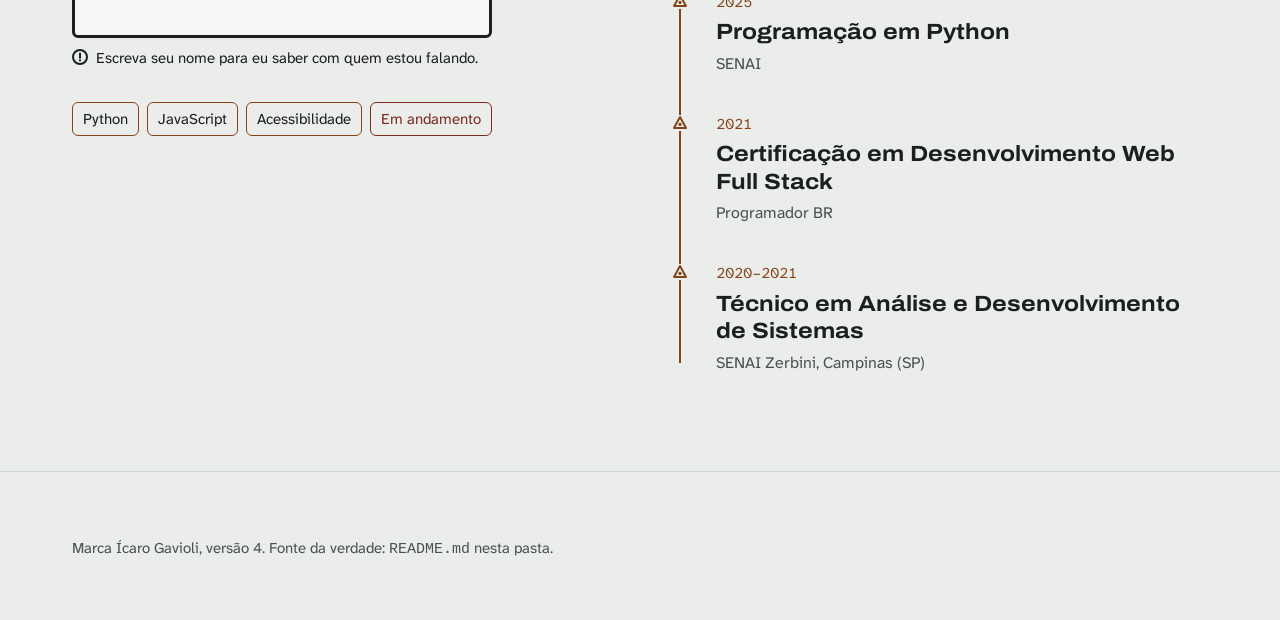
<file: marca-icaro-gavioli/marca/index.html>
<!doctype html>
<html lang="pt-BR">
<head>
<meta charset="utf-8">
<meta name="viewport" content="width=device-width, initial-scale=1">
<title>Marca Ícaro Gavioli</title>
<meta name="description" content="Quadro da marca Ícaro Gavioli, versão 4: o marco geodésico, com o sol, a estrela e as asas.">
<script>
  try {
    var t = localStorage.getItem("tema");
    if (t === "dia" || t === "noite") document.documentElement.setAttribute("data-theme", t);
  } catch (e) {}
</script>
<link rel="icon" href="assets/v4/favicon-dia.svg">
<link rel="icon" href="assets/v4/favicon-noite.svg" media="(prefers-color-scheme: dark)">
<link rel="preconnect" href="https://fonts.googleapis.com">
<link rel="preconnect" href="https://fonts.gstatic.com" crossorigin>
<link rel="stylesheet" href="https://fonts.googleapis.com/css2?family=Archivo:wdth,wght@100..125,600..800&family=Atkinson+Hyperlegible+Mono:wght@400;600&family=Atkinson+Hyperlegible+Next:ital,wght@0,400;0,700;1,400&display=swap">
<link rel="stylesheet" href="tokens.css">
<style>
  * { box-sizing: border-box; }
  html { background: var(--chao); }
  body {
    margin: 0; background: var(--chao); color: var(--tinta);
    font: 1.125rem/1.6 var(--font-texto);
    transition: background-color var(--tempo-tema) var(--curva-saida), color var(--tempo-tema) var(--curva-saida);
  }
  ::selection { background: var(--rio); color: var(--sobre-rio); }
  :focus-visible { outline: 3px solid var(--rio); outline-offset: 2px; }
  a { color: var(--rio); text-underline-offset: 0.2em; transition: color var(--tempo-resposta); }
  a:hover { color: var(--terra-roxa); }
  img { display: block; max-width: 100%; }

  .tema-dia, .tema-noite { display: none; }
  :root:not([data-theme]) .tema-dia, [data-theme="dia"] .tema-dia { display: block; }
  [data-theme="noite"] .tema-noite { display: block; }
  @media (prefers-color-scheme: dark) {
    :root:not([data-theme]) .tema-dia { display: none; }
    :root:not([data-theme]) .tema-noite { display: block; }
  }

  .faixa { max-width: 1200px; margin: 0 auto; padding: 0 var(--espaco-8); }

  /* topo */
  .topo {
    position: sticky; top: 0; z-index: 10;
    background: color-mix(in srgb, var(--chao) 88%, transparent);
    backdrop-filter: blur(8px);
    border-bottom: 1px solid var(--grade);
  }
  .topo .faixa { display: flex; align-items: center; justify-content: space-between; height: 72px; gap: var(--espaco-4); }
  .topo strong { font: 800 1.25rem/1 var(--font-display); font-stretch: var(--display-largura); letter-spacing: -0.01em; }
  .topo nav { display: flex; gap: var(--espaco-8); align-items: center; }
  .topo nav a { color: var(--tinta); text-decoration: none; font-size: 1rem; }
  .topo nav a:hover { color: var(--rio); }
  .seletor-tema {
    display: inline-flex; align-items: center; gap: var(--espaco-2); min-height: 44px; padding: 0 var(--espaco-4);
    border: 2px solid var(--tinta); border-radius: var(--raio-sm); background: transparent; color: var(--tinta);
    font: 700 0.9375rem/1 var(--font-texto); cursor: pointer;
  }
  .seletor-tema svg { transition: transform 300ms var(--curva-saida); }
  [data-theme="noite"] .seletor-tema svg { transform: rotate(-30deg); }

  /* herói */
  .heroi { position: relative; overflow: hidden; border-bottom: 1px solid var(--grade); }
  .terreno { position: absolute; inset: 0; width: 100%; height: 100%; }
  .terreno .curvas path { stroke: var(--curva); fill: none; transition: stroke var(--tempo-tema); }
  .terreno .curvas .mestra { stroke-width: 2.6; }
  .terreno .estrelas circle { fill: var(--estrela); transition: fill var(--tempo-tema); }
  .terreno .grade path { stroke: var(--grade); }
  .heroi .faixa { position: relative; min-height: 600px; display: flex; flex-direction: column; justify-content: center; padding-top: var(--espaco-16); padding-bottom: var(--espaco-16); }
  .heroi h1 {
    margin: 0; max-width: 15ch;
    font: 800 clamp(2.75rem, 6vw, 4.75rem)/1 var(--font-display); font-stretch: var(--display-largura);
    letter-spacing: -0.03em; text-wrap: balance;
  }
  .heroi .maxima { max-width: 40ch; margin: var(--espaco-8) 0 0; font-size: 1.25rem; color: var(--tinta-suave); }
  .heroi .maxima em { font-style: normal; color: var(--tinta); }
  .coordenada { font: 400 0.9375rem/1.4 var(--font-dados); font-variant-numeric: tabular-nums; color: var(--bronze-texto); }
  .heroi .coordenada { margin-top: var(--espaco-8); }

  @media (prefers-reduced-motion: no-preference) {
    .terreno .curvas path { stroke-dasharray: 1; stroke-dashoffset: 1; animation: medir 900ms var(--curva-saida) forwards; }
    .terreno .curvas path:nth-child(2) { animation-delay: 80ms; }
    .terreno .curvas path:nth-child(3) { animation-delay: 160ms; }
    .terreno .curvas path:nth-child(4) { animation-delay: 240ms; }
    .terreno .curvas path:nth-child(5) { animation-delay: 320ms; }
    .terreno .curvas path:nth-child(6) { animation-delay: 400ms; }
    .terreno .curvas path:nth-child(7) { animation-delay: 480ms; }
    @keyframes medir { to { stroke-dashoffset: 0; } }
  }

  /* seções */
  section { padding: 96px 0; border-bottom: 1px solid var(--grade); }
  h2 {
    margin: 0 0 var(--espaco-4); font: 800 2.5rem/1.1 var(--font-display); font-stretch: var(--display-largura);
    letter-spacing: -0.02em;
  }
  h3 { margin: 0; font: 700 1.625rem/1.25 var(--font-display); font-stretch: 112%; }
  .intro { max-width: 62ch; margin: 0 0 var(--espaco-16); color: var(--tinta-suave); }

  /* símbolos */
  .oficial { display: grid; grid-template-columns: 1.1fr 1fr; gap: var(--espaco-16); align-items: center; padding-top: var(--espaco-8); border-top: 2px solid var(--tinta); }
  .oficial-simbolo img { width: 100%; height: auto; max-height: 360px; }
  .assinado img { height: 72px; width: auto; max-width: 100%; }
  .fundos { display: grid; grid-template-columns: 1fr 1fr; margin-top: var(--espaco-8); border-radius: var(--raio-lg); overflow: hidden; border: 1px solid var(--grade); }
  .fundos div { display: grid; place-items: center; padding: var(--espaco-8) var(--espaco-4); }
  .fundos .claro { background: #ebedea; }
  .fundos .escuro { background: #0c1322; }
  .fundos img { height: 48px; width: auto; max-width: 100%; }
  .tamanhos { display: flex; align-items: flex-end; gap: var(--espaco-8); margin-top: var(--espaco-8); }
  .tamanhos figure { margin: 0; display: grid; justify-items: center; gap: var(--espaco-2); }
  .tamanhos figcaption { font: 400 0.8125rem/1 var(--font-dados); color: var(--tinta-suave); }
  .subtitulo { margin: 96px 0 var(--espaco-4); font-size: 2rem; font-stretch: var(--display-largura); font-weight: 800; letter-spacing: -0.02em; }
  .anteriores { display: grid; grid-template-columns: repeat(3, 1fr); gap: var(--espaco-8); margin-top: var(--espaco-8); }
  .pecas { margin-top: var(--espaco-16); }
  .pecas img { height: 120px; }
  .anteriores figure { margin: 0; padding-top: var(--espaco-8); border-top: 1px solid var(--grade); }
  .anteriores img { height: 88px; width: auto; max-width: 100%; }
  .anteriores figcaption { margin-top: var(--espaco-4); font-size: 1rem; color: var(--tinta-suave); max-width: 44ch; }
  .anteriores figcaption b { color: var(--tinta); }
  .exploracoes { list-style: none; margin: 0; padding: 0; display: grid; grid-template-columns: repeat(5, 1fr); gap: var(--espaco-8); }
  .exploracoes li { display: grid; gap: var(--espaco-2); justify-items: start; padding-top: var(--espaco-4); border-top: 1px solid var(--grade); }
  .exploracoes img { height: 72px; width: auto; max-width: 100%; }
  .exploracoes span { font-size: 0.9375rem; color: var(--tinta-suave); }
  .assinatura-escolhida { margin: 0 0 var(--espaco-8); max-width: 20ch; font: 800 clamp(2.25rem, 5vw, 4rem)/1.05 var(--font-display); font-stretch: var(--display-largura); letter-spacing: -0.03em; text-wrap: balance; }

  /* cores */
  .cores { display: grid; grid-template-columns: repeat(auto-fill, minmax(240px, 1fr)); gap: var(--espaco-8) var(--espaco-4); }
  .cor { display: grid; grid-template-columns: 64px 1fr; gap: var(--espaco-4); align-items: start; }
  .amostra { width: 64px; height: 64px; border-radius: 50%; border: 1px solid var(--grade); }
  .cor b { display: block; font: 700 1rem/1.3 var(--font-texto); }
  .cor .coordenada { display: block; color: var(--tinta-suave); font-size: 0.8125rem; }
  .cor span:last-child { display: block; font-size: 0.9375rem; color: var(--tinta-suave); line-height: 1.45; margin-top: 4px; }

  /* tipografia */
  .tipos { display: grid; gap: var(--espaco-8); }
  .tipo { display: grid; grid-template-columns: 220px 1fr; gap: var(--espaco-8); padding-top: var(--espaco-8); border-top: 1px solid var(--grade); align-items: baseline; }
  .tipo .nome b { display: block; font-size: 1rem; }
  .tipo .nome span { font-size: 0.9375rem; color: var(--tinta-suave); }
  .tipo .mostra-display { font: 800 4rem/1 var(--font-display); font-stretch: var(--display-largura); letter-spacing: -0.03em; margin: 0; }
  .tipo .mostra-texto { margin: 0; max-width: 60ch; }
  .tipo .mostra-dados { margin: 0; font: 400 1.25rem/1.4 var(--font-dados); font-variant-numeric: tabular-nums; }

  /* componentes */
  .componentes { display: grid; grid-template-columns: 1fr 1fr; gap: var(--espaco-16); }
  .botoes { display: flex; flex-wrap: wrap; gap: var(--espaco-4); }
  .botao {
    display: inline-flex; align-items: center; gap: var(--espaco-2); min-height: 48px; padding: var(--espaco-4) var(--espaco-8);
    border-radius: var(--raio-sm); font: 700 0.9375rem/1.3 var(--font-texto); text-decoration: none; cursor: pointer;
    transition: background-color var(--tempo-resposta), color var(--tempo-resposta);
  }
  .botao-principal { background: var(--rio); color: var(--sobre-rio); border: 0; }
  .botao-principal:hover { background: color-mix(in srgb, var(--rio) 85%, var(--tinta)); color: var(--sobre-rio); }
  .botao-secundario { background: transparent; color: var(--tinta); border: 2px solid var(--tinta); }
  .botao-secundario:hover { color: var(--rio); border-color: var(--rio); }
  .campo { display: grid; gap: var(--espaco-2); margin-top: var(--espaco-8); max-width: 420px; }
  .campo label { font: 700 0.9375rem/1.3 var(--font-texto); }
  .campo input {
    font: 1.125rem var(--font-texto); color: var(--tinta); background: var(--placa);
    border: 2px solid var(--tinta-suave); border-radius: var(--raio-sm); padding: var(--espaco-4); min-height: 48px;
  }
  .campo input:focus-visible { border-color: var(--rio); }
  .campo input[aria-invalid="true"] { border-color: var(--tinta); border-width: 3px; }
  .erro { display: flex; gap: var(--espaco-2); align-items: flex-start; margin: 0; font-size: 0.9375rem; color: var(--tinta); }
  .erro svg { flex: none; margin-top: 3px; color: var(--tinta); }
  .tags { display: flex; flex-wrap: wrap; gap: var(--espaco-2); margin-top: var(--espaco-8); padding: 0; list-style: none; }
  .tags li { font-size: 0.9375rem; padding: 4px 10px; border: 1px solid var(--bronze-texto); border-radius: var(--raio-sm); }
  .tags .acento { border-color: var(--terra-roxa); color: var(--terra-roxa); }

  .poligonal { list-style: none; margin: 0; padding: 0; position: relative; }
  .poligonal::before { content: ""; position: absolute; left: 7px; top: 12px; bottom: 12px; width: 2px; background: var(--bronze-texto); }
  .poligonal li { position: relative; padding: 0 0 var(--espaco-8) 44px; }
  .poligonal li:last-child { padding-bottom: 0; }
  .poligonal svg { position: absolute; left: 0; top: 6px; color: var(--bronze-texto); background: var(--chao); }
  .poligonal h3 { font-size: 1.375rem; margin-top: 4px; }
  .poligonal p { margin: 4px 0 0; font-size: 1rem; color: var(--tinta-suave); }

  footer { padding: var(--espaco-16) 0; font-size: 0.9375rem; color: var(--tinta-suave); }

  @media (max-width: 960px) {
    .oficial, .anteriores { grid-template-columns: 1fr; gap: var(--espaco-8); }
    .exploracoes { grid-template-columns: repeat(2, 1fr); }
    .componentes { grid-template-columns: 1fr; }
    .tipo { grid-template-columns: 1fr; gap: var(--espaco-4); }
    .tipo .mostra-display { font-size: 2.75rem; }
    .topo nav a { display: none; }
  }
  @media (max-width: 600px) {
    .faixa { padding: 0 var(--espaco-4); }
    section { padding: var(--espaco-16) 0; }
    h2 { font-size: 2rem; }
    .heroi .faixa { min-height: 520px; }
  }
  @media (prefers-reduced-motion: reduce) {
    *, *::before, *::after { transition: none !important; animation: none !important; }
  }
</style>
</head>
<body>
  <header class="topo">
    <div class="faixa">
      <strong>Ícaro Gavioli</strong>
      <nav aria-label="Seções">
        <a href="#simbolos">Símbolos</a>
        <a href="#assinatura">Assinatura</a>
        <a href="#cores">Cores</a>
        <a href="#tipografia">Tipografia</a>
        <a href="#componentes">Componentes</a>
        <button class="seletor-tema" type="button" aria-label="Ativar tema escuro">
          <svg width="20" height="20" viewBox="0 0 20 20" aria-hidden="true" class="tema-dia"><circle cx="10" cy="10" r="4" fill="currentColor"/><g stroke="currentColor" stroke-width="2" stroke-linecap="round"><path d="M10 1.5v2.5M10 16v2.5M1.5 10h2.5M16 10h2.5M4 4l1.8 1.8M14.2 14.2L16 16M4 16l1.8-1.8M14.2 5.8L16 4"/></g></svg>
          <svg width="20" height="20" viewBox="0 0 20 20" aria-hidden="true" class="tema-noite"><path d="M15.5 12.6A6.5 6.5 0 0 1 7.4 4.5a6.5 6.5 0 1 0 8.1 8.1Z" fill="currentColor"/></svg>
          <span class="tema-dia">Dia</span><span class="tema-noite">Noite</span>
        </button>
      </nav>
    </div>
  </header>

  <main>
    <div class="heroi">
      <svg class="terreno" viewBox="0 0 1440 640" preserveAspectRatio="xMidYMid slice" aria-hidden="true">
        <g class="grade"><path d="M0 213 H1440 M0 426 H1440 M360 0 V640 M720 0 V640 M1080 0 V640" stroke-width="1"/></g>
        <g class="curvas" stroke-width="1.4">
          <path pathLength="1" d="M1120 210 C 1230 205, 1290 280, 1275 350 C 1260 420, 1180 455, 1110 440 C 1040 425, 1005 360, 1020 300 C 1035 240, 1065 212, 1120 210 Z"/>
          <path pathLength="1" d="M1125 130 C 1290 120, 1380 250, 1360 370 C 1340 490, 1220 540, 1100 520 C 980 500, 925 400, 945 290 C 965 180, 1030 135, 1125 130 Z"/>
          <path pathLength="1" d="M1130 50 C 1350 40, 1470 220, 1445 390 C 1420 560, 1260 625, 1090 600 C 920 575, 845 440, 870 280 C 895 120, 990 55, 1130 50 Z"/>
          <path pathLength="1" class="mestra" d="M1135 -30 C 1410 -40, 1560 190, 1530 410 C 1500 630, 1300 710, 1080 680 C 860 650, 765 480, 795 270 C 825 60, 950 -25, 1135 -30 Z"/>
          <path pathLength="1" d="M1140 -110 C 1470 -120, 1650 160, 1615 430 C 1580 700, 1340 795, 1070 760 C 800 725, 685 520, 720 260 C 755 0, 910 -105, 1140 -110 Z"/>
          <path pathLength="1" d="M1145 -190 C 1530 -200, 1740 130, 1700 450 C 1660 770, 1380 880, 1060 840 C 740 800, 605 560, 645 250 C 685 -60, 870 -185, 1145 -190 Z"/>
          <path pathLength="1" d="M1150 -270 C 1590 -280, 1830 100, 1785 470 C 1740 840, 1420 965, 1050 920 C 680 875, 525 600, 570 240 C 615 -120, 830 -265, 1150 -270 Z"/>
        </g>
        <g class="estrelas">
          <!-- Cruzeiro do Sul sobre o marco, com a Intrometida -->
          <circle cx="1146" cy="104" r="5"/><circle cx="1191" cy="141" r="3.6"/><circle cx="1099" cy="162" r="5.5"/><circle cx="1174" cy="177" r="2.4"/><circle cx="1159" cy="238" r="6.2"/>
          <circle cx="62" cy="48" r="1.4"/><circle cx="148" cy="122" r="1"/><circle cx="231" cy="36" r="1.8"/><circle cx="305" cy="190" r="1.1"/><circle cx="388" cy="84" r="1.5"/>
          <circle cx="455" cy="22" r="1"/><circle cx="512" cy="150" r="1.3"/><circle cx="604" cy="58" r="2"/><circle cx="671" cy="214" r="1"/><circle cx="742" cy="108" r="1.6"/>
          <circle cx="815" cy="30" r="1.1"/><circle cx="868" cy="176" r="1.4"/><circle cx="944" cy="82" r="1"/><circle cx="1012" cy="34" r="1.7"/><circle cx="1262" cy="64" r="1.2"/>
          <circle cx="1318" cy="190" r="1.9"/><circle cx="1395" cy="98" r="1"/><circle cx="1288" cy="300" r="1.3"/><circle cx="1410" cy="356" r="1.6"/><circle cx="1352" cy="462" r="1"/>
          <circle cx="1238" cy="540" r="1.4"/><circle cx="1414" cy="590" r="1.1"/><circle cx="1012" cy="560" r="1.5"/><circle cx="902" cy="612" r="1"/><circle cx="836" cy="470" r="1.2"/>
          <circle cx="760" cy="560" r="1.7"/><circle cx="688" cy="420" r="1"/><circle cx="604" cy="600" r="1.3"/><circle cx="1004" cy="410" r="1"/><circle cx="1335" cy="392" r="1.2"/>
        </g>
        <!-- o marco -->
        <circle cx="1142" cy="324" r="22" fill="var(--bronze)"/>
        <circle cx="1142" cy="324" r="5" fill="var(--patina)"/>
      </svg>
      <div class="faixa">
        <h1>Um ponto firme, medido pelo céu.</h1>
        <p class="maxima">Marca do Ícaro Gavioli, versão 4: <em>um latino criando sistemas que geram impacto social, com inclusão, segurança e raízes firmes, guiado pela astronomia.</em></p>
        <p class="coordenada">23°33′01″S 46°38′02″W · marco zero de São Paulo</p>
      </div>
    </div>

    <section id="simbolos" aria-labelledby="t-simbolos">
      <div class="faixa">
        <h2 id="t-simbolos">Logo oficial (v4)</h2>
        <p class="intro">Desenhada pelo Ícaro no Figma. O círculo é o sol e o ponto firme; a estrela no centro é a guia; as asas saem da base do círculo. Na horizontal, o "O" de ICARO vira o sol e levanta voo. Troque o tema no topo para ver no chão e no céu. Arquivos em <code>assets/v4/</code>.</p>
        <div class="oficial">
          <div class="oficial-simbolo"><img class="tema-dia" src="assets/v4/logo-horizontal-dia.svg" alt="Logo Ícaro Gavioli, versão horizontal: ICAR e o sol com uma asa no lugar do O" style="width:100%"><img class="tema-noite" src="assets/v4/logo-horizontal-noite.svg" alt="Logo Ícaro Gavioli, versão horizontal: ICAR e o sol com uma asa no lugar do O" style="width:100%"></div>
          <div class="oficial-usos">
            <div class="assinado"><img class="tema-dia" src="assets/v4/logo-horizontal-assinatura-dia.svg" alt="Logo Ícaro Gavioli com a assinatura Um ponto firme, guiado pelo céu do Sul." style="width:100%"><img class="tema-noite" src="assets/v4/logo-horizontal-assinatura-noite.svg" alt="Logo Ícaro Gavioli com a assinatura Um ponto firme, guiado pelo céu do Sul." style="width:100%"></div>
            <div class="fundos"><div class="claro"><img src="assets/v4/logo-horizontal-preto.svg" alt=""></div><div class="escuro"><img src="assets/v4/logo-horizontal-branco.svg" alt=""></div></div>
            <div class="tamanhos">
              <figure><img src="assets/v4/favicon-dia.svg" width="16" height="16" alt=""><figcaption>16</figcaption></figure>
              <figure><img src="assets/v4/favicon-dia.svg" width="32" height="32" alt=""><figcaption>32</figcaption></figure>
              <figure><img src="assets/v4/favicon-dia.svg" width="48" height="48" alt=""><figcaption>48</figcaption></figure>
              <figure><img class="tema-dia" src="assets/v4/simbolo-pequeno-dia.svg" width="96" alt=""><img class="tema-noite" src="assets/v4/simbolo-pequeno-noite.svg" width="96" alt=""><figcaption>reforçado</figcaption></figure>
            </div>
          </div>
        </div>
        <div class="anteriores pecas">
          <figure><img class="tema-dia" src="assets/v4/logo-vertical-dia.svg" alt="Logo Ícaro Gavioli, versão vertical: o símbolo com ICARO e GAVIOLI abaixo" style="width:auto"><img class="tema-noite" src="assets/v4/logo-vertical-noite.svg" alt="Logo Ícaro Gavioli, versão vertical: o símbolo com ICARO e GAVIOLI abaixo" style="width:auto"><figcaption><b>Vertical.</b> Para espaços quadrados. A partir de 320px.</figcaption></figure>
          <figure><img class="tema-dia" src="assets/v4/simbolo-dia.svg" alt="Símbolo: o sol com a estrela e duas asas" style="width:auto"><img class="tema-noite" src="assets/v4/simbolo-noite.svg" alt="Símbolo: o sol com a estrela e duas asas" style="width:auto"><figcaption><b>Símbolo.</b> Selos e avatares. A partir de 120px; abaixo disso, a versão reforçada.</figcaption></figure>
          <figure><img class="tema-dia" src="assets/v4/simbolo-reduzido-dia.svg" alt="Símbolo reduzido: o sol com uma asa" style="width:auto"><img class="tema-noite" src="assets/v4/simbolo-reduzido-noite.svg" alt="Símbolo reduzido: o sol com uma asa" style="width:auto"><figcaption><b>Reduzido.</b> O sol com uma asa, para faixas estreitas. A partir de 96px.</figcaption></figure>
        </div>

        <h3 class="subtitulo">Versões anteriores</h3>
        <div class="anteriores">
          <figure>
            <img class="tema-dia" src="assets/v3/logo-icaro-silva-dia.svg" alt="Logo da v3: meio sol, engrenagem cortada ao meio e asa">
            <img class="tema-noite" src="assets/v3/logo-icaro-silva-noite.svg" alt="Logo da v3: meio sol, engrenagem cortada ao meio e asa">
            <figcaption><b>v3, Sol e asa.</b> Meio sol, engrenagem cortada ao meio e asa de cinco penas, com o nome Ícaro Silva. Em <code>assets/v3/</code>.</figcaption>
          </figure>
          <figure>
            <img class="tema-dia" src="assets/v2/logo-vertice-dia.svg" alt="Logo da v2: Vértice, triângulo com ponto num disco de bronze">
            <img class="tema-noite" src="assets/v2/logo-vertice-noite.svg" alt="Logo da v2: Vértice, triângulo com ponto num disco de bronze">
            <figcaption><b>v2, Vértice.</b> O sinal de vértice das cartas topográficas num disco de bronze. Em <code>assets/v2/</code>.</figcaption>
          </figure>
          <figure>
            <img class="tema-dia" src="assets/v1/logo-icaro-silva-dia.svg" alt="Logo da v1: meio sol e asa mecânica">
            <img class="tema-noite" src="assets/v1/logo-icaro-silva-noite.svg" alt="Logo da v1: meio sol e asa mecânica">
            <figcaption><b>v1, sol e asa original.</b> Em <code>assets/v1/</code>, com o README antigo em <code>v1/</code>.</figcaption>
          </figure>
        </div>

        <h3 class="subtitulo">Explorações</h3>
        <p class="intro">Opções desenhadas pelo caminho, guardadas em <code>assets/exploracoes/</code>.</p>
        <ul class="exploracoes">
          <li>
            <img class="tema-dia" src="assets/exploracoes/simbolo-visada-dia.svg" alt="">
            <img class="tema-noite" src="assets/exploracoes/simbolo-visada-noite.svg" alt="">
            <span>Visada</span>
          </li>
          <li>
            <img class="tema-dia" src="assets/exploracoes/simbolo-cruzeiro-dia.svg" alt="">
            <img class="tema-noite" src="assets/exploracoes/simbolo-cruzeiro-noite.svg" alt="">
            <span>Cruzeiro</span>
          </li>
          <li>
            <img class="tema-dia" src="assets/exploracoes/simbolo-engrenagem-solar-dia.svg" alt="">
            <img class="tema-noite" src="assets/exploracoes/simbolo-engrenagem-solar-noite.svg" alt="">
            <span>Engrenagem solar</span>
          </li>
          <li>
            <img class="tema-dia" src="assets/exploracoes/simbolo-vertice-alado-dia.svg" alt="">
            <img class="tema-noite" src="assets/exploracoes/simbolo-vertice-alado-noite.svg" alt="">
            <span>Vértice alado</span>
          </li>
          <li>
            <img class="tema-dia" src="assets/exploracoes/simbolo-sol-e-asa-r1-dia.svg" alt="">
            <img class="tema-noite" src="assets/exploracoes/simbolo-sol-e-asa-r1-noite.svg" alt="">
            <span>Sol e asa, primeira versão</span>
          </li>
        </ul>
      </div>
    </section>

    <section id="assinatura" aria-labelledby="t-assinatura">
      <div class="faixa">
        <h2 id="t-assinatura">Assinatura</h2>
        <p class="assinatura-escolhida">Um ponto firme, guiado pelo céu do Sul.</p>
        <p class="intro">"Um ponto firme" é o marco e as raízes; "guiado pelo céu do Sul" é a astronomia e o Brasil. Substitui "Voar alto, levando todo mundo junto", da v1.</p>
      </div>
    </section>

    <section id="cores" aria-labelledby="t-cores">
      <div class="faixa">
        <h2 id="t-cores">Cores</h2>
        <p class="intro">O concreto da base, o bronze do disco, o azul dos rios nas cartas do IBGE e o vermelho da terra roxa do interior paulista. As amostras mostram o tema ativo.</p>
        <div class="cores">
          <div class="cor"><span class="amostra" style="background:var(--chao)"></span><span><b>chao</b><span class="coordenada">#ebedea · #0c1322</span><span>Concreto de dia, céu do Sul à noite.</span></span></div>
          <div class="cor"><span class="amostra" style="background:var(--placa)"></span><span><b>placa</b><span class="coordenada">#f7f8f6 · #141d31</span><span>Cartões, campos e menus.</span></span></div>
          <div class="cor"><span class="amostra" style="background:var(--tinta)"></span><span><b>tinta</b><span class="coordenada">#1b1f1d · #e9edf4</span><span>Texto principal.</span></span></div>
          <div class="cor"><span class="amostra" style="background:var(--tinta-suave)"></span><span><b>tinta-suave</b><span class="coordenada">#4a524d · #a9b3c6</span><span>Apoio, datas e borda de campo.</span></span></div>
          <div class="cor"><span class="amostra" style="background:var(--bronze)"></span><span><b>bronze</b><span class="coordenada">#b0602a · #bd6b32</span><span>O disco do marco. Nunca texto pequeno.</span></span></div>
          <div class="cor"><span class="amostra" style="background:var(--bronze-texto)"></span><span><b>bronze-texto</b><span class="coordenada">#84431a · #e3a06a</span><span>Tags, dados e marcadores.</span></span></div>
          <div class="cor"><span class="amostra" style="background:var(--rio)"></span><span><b>rio</b><span class="coordenada">#1f5299 · #8fb6f2</span><span>A única cor de ação: se é azul, dá para clicar.</span></span></div>
          <div class="cor"><span class="amostra" style="background:var(--terra-roxa)"></span><span><b>terra-roxa</b><span class="coordenada">#7a2b1d · #ef8a72</span><span>Acento raro, um por tela.</span></span></div>
        </div>
      </div>
    </section>

    <section id="tipografia" aria-labelledby="t-tipografia">
      <div class="faixa">
        <h2 id="t-tipografia">Tipografia</h2>
        <div class="tipos">
          <div class="tipo">
            <p class="nome"><b>Archivo, expandida</b><span>Títulos. Omnibus-Type, Argentina.</span></p>
            <p class="mostra-display">Sistemas que funcionam para todo mundo.</p>
          </div>
          <div class="tipo">
            <p class="nome"><b>Atkinson Hyperlegible Next</b><span>Texto. Braille Institute.</span></p>
            <p class="mostra-texto">Crio sites e apps que funcionam para todo mundo, inclusive para quem quase sempre fica de fora. As letras I, l e 1 e O e 0 não se confundem.</p>
          </div>
          <div class="tipo">
            <p class="nome"><b>Atkinson Hyperlegible Mono</b><span>Só coordenadas e dados.</span></p>
            <p class="mostra-dados">23°33′01″S 46°38′02″W · 2025–2029</p>
          </div>
        </div>
      </div>
    </section>

    <section id="componentes" aria-labelledby="t-componentes">
      <div class="faixa">
        <h2 id="t-componentes">Componentes</h2>
        <p class="intro">Como a marca chega ao site. Tudo aqui funciona com teclado.</p>
        <div class="componentes">
          <div>
            <div class="botoes">
              <a class="botao botao-principal" href="https://wa.me/5519988494927">Falar no WhatsApp</a>
              <a class="botao botao-secundario" href="mailto:gsilva.icaro@gmail.com">Enviar e-mail</a>
            </div>
            <p style="margin-top:var(--espaco-8);max-width:48ch">Enquanto organizo meus projetos, o código está no <a href="https://github.com/IcaroSilva28">meu GitHub</a>.</p>
            <div class="campo">
              <label for="nome">Seu nome</label>
              <input id="nome" type="text" value="" aria-invalid="true" aria-describedby="nome-erro">
              <p class="erro" id="nome-erro"><svg width="16" height="16" viewBox="0 0 16 16" aria-hidden="true"><circle cx="8" cy="8" r="7" fill="none" stroke="currentColor" stroke-width="2"/><path d="M8 4.5v4.2" stroke="currentColor" stroke-width="2" stroke-linecap="round"/><circle cx="8" cy="11.4" r="1.1" fill="currentColor"/></svg>Escreva seu nome para eu saber com quem estou falando.</p>
            </div>
            <ul class="tags" aria-label="Exemplo de tags">
              <li>Python</li><li>JavaScript</li><li>Acessibilidade</li><li class="acento">Em andamento</li>
            </ul>
          </div>
          <div>
            <h3 style="margin-bottom:var(--espaco-8)">Formação como poligonal</h3>
            <ol class="poligonal">
              <li><svg width="16" height="16" viewBox="0 0 16 16" aria-hidden="true"><path d="M8 2 L14 13 L2 13 Z" fill="var(--chao)" stroke="currentColor" stroke-width="2" stroke-linejoin="round"/><circle cx="8" cy="9.4" r="1.6" fill="currentColor"/></svg><span class="coordenada">2025–2029</span><h3>Bacharelado em Ciência da Computação</h3><p>UNINTER</p></li>
              <li><svg width="16" height="16" viewBox="0 0 16 16" aria-hidden="true"><path d="M8 2 L14 13 L2 13 Z" fill="var(--chao)" stroke="currentColor" stroke-width="2" stroke-linejoin="round"/><circle cx="8" cy="9.4" r="1.6" fill="currentColor"/></svg><span class="coordenada">2025</span><h3>Programação em Python</h3><p>SENAI</p></li>
              <li><svg width="16" height="16" viewBox="0 0 16 16" aria-hidden="true"><path d="M8 2 L14 13 L2 13 Z" fill="var(--chao)" stroke="currentColor" stroke-width="2" stroke-linejoin="round"/><circle cx="8" cy="9.4" r="1.6" fill="currentColor"/></svg><span class="coordenada">2021</span><h3>Certificação em Desenvolvimento Web Full Stack</h3><p>Programador BR</p></li>
              <li><svg width="16" height="16" viewBox="0 0 16 16" aria-hidden="true"><path d="M8 2 L14 13 L2 13 Z" fill="var(--chao)" stroke="currentColor" stroke-width="2" stroke-linejoin="round"/><circle cx="8" cy="9.4" r="1.6" fill="currentColor"/></svg><span class="coordenada">2020–2021</span><h3>Técnico em Análise e Desenvolvimento de Sistemas</h3><p>SENAI Zerbini, Campinas (SP)</p></li>
            </ol>
          </div>
        </div>
      </div>
    </section>
  </main>

  <footer>
    <div class="faixa">Marca Ícaro Gavioli, versão 4. Fonte da verdade: <code>README.md</code> nesta pasta.</div>
  </footer>

<script>
  (function () {
    var raiz = document.documentElement;
    var botao = document.querySelector(".seletor-tema");
    function atual() {
      var t = raiz.getAttribute("data-theme");
      if (t) return t;
      return window.matchMedia("(prefers-color-scheme: dark)").matches ? "noite" : "dia";
    }
    function rotular() {
      botao.setAttribute("aria-label", atual() === "noite" ? "Ativar tema claro" : "Ativar tema escuro");
    }
    botao.addEventListener("click", function () {
      var proximo = atual() === "noite" ? "dia" : "noite";
      raiz.setAttribute("data-theme", proximo);
      try { localStorage.setItem("tema", proximo); } catch (e) {}
      rotular();
    });
    rotular();
  })();
</script>
</body>
</html>
</file>
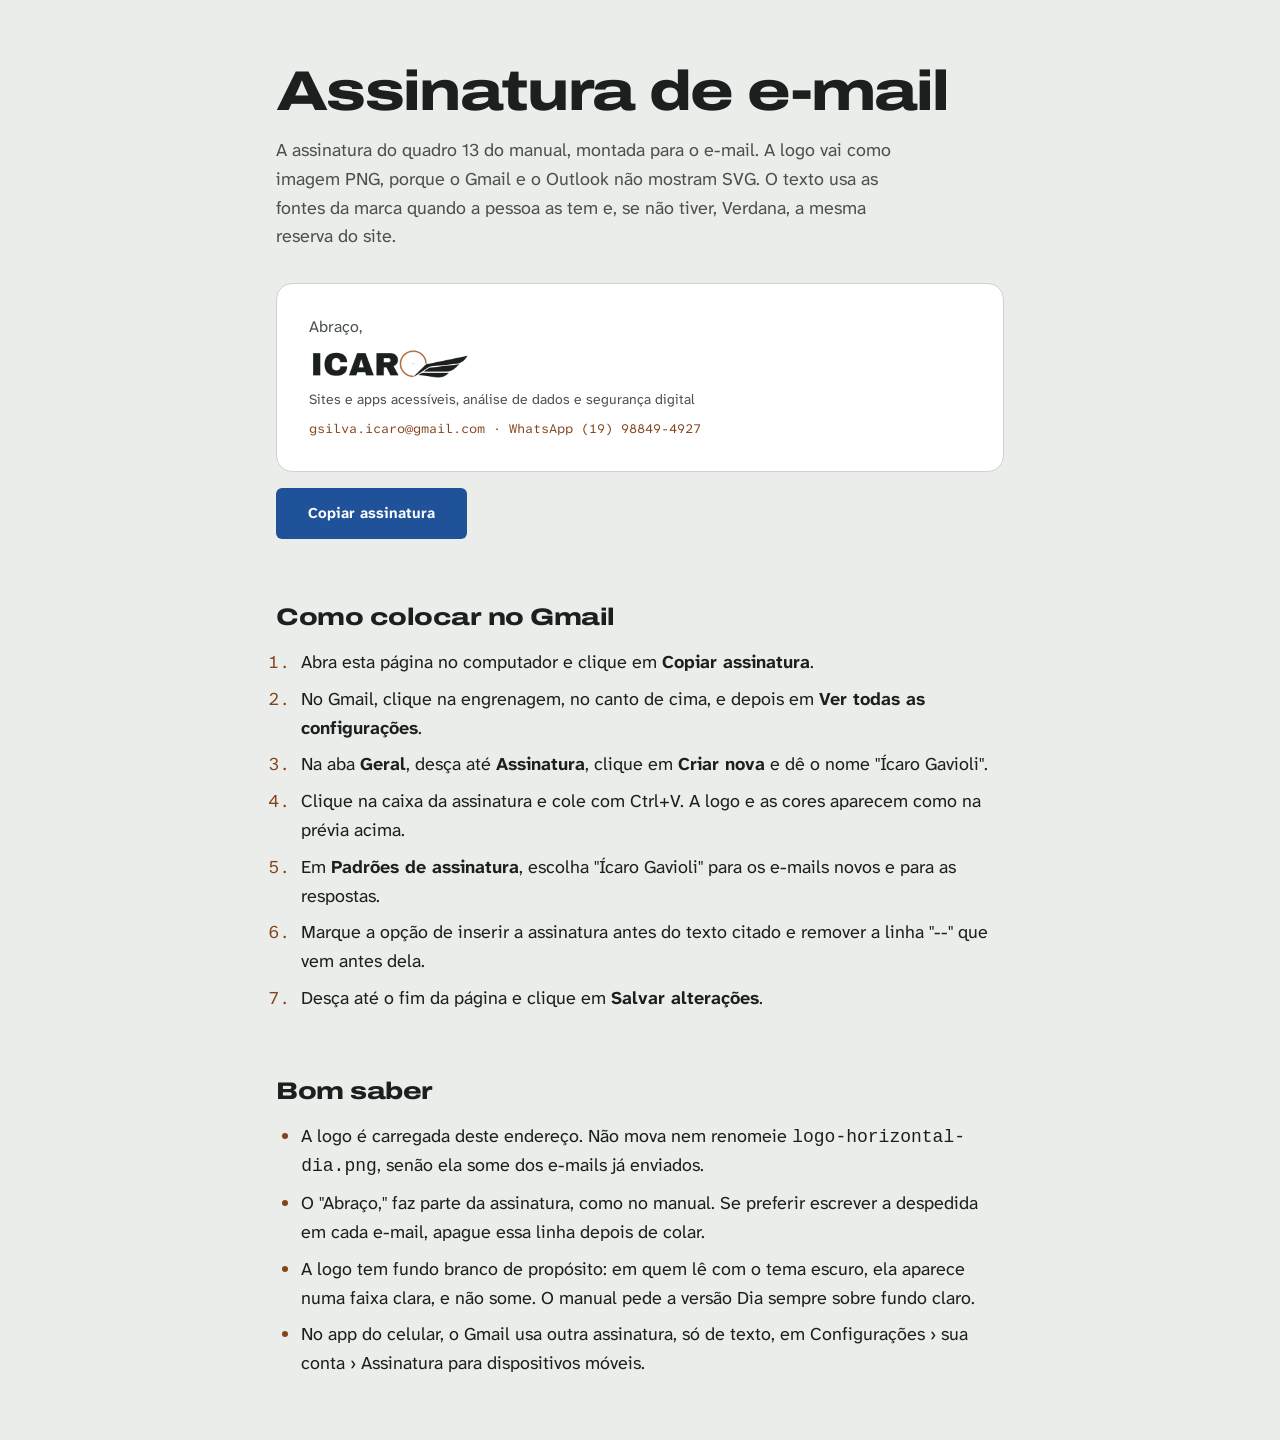
<file: marca-icaro-gavioli/marca/aplicacoes/assinatura-email/index.html>
<!doctype html>
<html lang="pt-BR">
<head>
<meta charset="utf-8">
<meta name="viewport" content="width=device-width, initial-scale=1">
<title>Assinatura de e-mail · Ícaro Gavioli</title>
<meta name="description" content="A assinatura de e-mail da marca Ícaro Gavioli, versão 4, pronta para copiar e colar no Gmail.">
<meta name="robots" content="noindex">
<link rel="icon" href="../../assets/v4/favicon-dia.svg">
<link rel="icon" href="../../assets/v4/favicon-noite.svg" media="(prefers-color-scheme: dark)">
<link rel="preconnect" href="https://fonts.googleapis.com">
<link rel="preconnect" href="https://fonts.gstatic.com" crossorigin>
<link rel="stylesheet" href="https://fonts.googleapis.com/css2?family=Archivo:wdth,wght@100..125,600..800&family=Atkinson+Hyperlegible+Mono:wght@400;600&family=Atkinson+Hyperlegible+Next:ital,wght@0,400;0,700;1,400&display=swap">
<link rel="stylesheet" href="../../tokens.css">
<style>
  * { box-sizing: border-box; }
  html { background: var(--chao); }
  body { margin: 0; background: var(--chao); color: var(--tinta); font: 1.125rem/1.6 var(--font-texto); }
  ::selection { background: var(--rio); color: var(--sobre-rio); }
  :focus-visible { outline: 3px solid var(--rio); outline-offset: 2px; }
  a { color: var(--rio); text-underline-offset: 0.2em; }

  main { max-width: 760px; margin: 0 auto; padding: var(--espaco-16) var(--espaco-4); }
  h1 {
    margin: 0; font: 800 clamp(2.25rem, 6vw, 3.5rem)/1 var(--font-display); font-stretch: var(--display-largura);
    letter-spacing: -0.03em; text-wrap: balance;
  }
  h2 { margin: var(--espaco-16) 0 var(--espaco-4); font: 800 1.5rem/1.2 var(--font-display); font-stretch: var(--display-largura); letter-spacing: -0.02em; }
  .apoio { max-width: 52ch; margin: var(--espaco-4) 0 0; color: var(--tinta-suave); }
  .apoio strong { color: var(--tinta); }

  /* o e-mail é sempre branco, nos dois temas, como na caixa de entrada */
  .previa { margin-top: var(--espaco-8); padding: var(--espaco-8); background: #ffffff; border: 1px solid var(--grade); border-radius: var(--raio-lg); overflow-x: auto; }
  .acoes { display: flex; flex-wrap: wrap; align-items: center; gap: var(--espaco-4); margin-top: var(--espaco-4); }
  .botao {
    display: inline-flex; align-items: center; min-height: 48px; padding: var(--espaco-4) var(--espaco-8);
    border: 0; border-radius: var(--raio-sm); background: var(--rio); color: var(--sobre-rio);
    font: 700 0.9375rem/1.3 var(--font-texto); cursor: pointer; transition: background-color var(--tempo-resposta);
  }
  .botao:hover { background: color-mix(in srgb, var(--rio) 85%, var(--tinta)); }
  .aviso { margin: 0; font-size: 0.9375rem; color: var(--tinta-suave); }

  ol, ul { margin: 0; padding-left: 1.4em; }
  li + li { margin-top: var(--espaco-2); }
  li::marker { color: var(--bronze-texto); font-family: var(--font-dados); }
  .rotulo { font-weight: 700; }
</style>
</head>
<body>
<main>
  <h1>Assinatura de e-mail</h1>
  <p class="apoio">A assinatura do quadro 13 do manual, montada para o e-mail. A logo vai como imagem PNG, porque o Gmail e o Outlook não mostram SVG. O texto usa as fontes da marca quando a pessoa as tem e, se não tiver, Verdana, a mesma reserva do site.</p>

  <div class="previa" id="assinatura"><table cellpadding="0" cellspacing="0" border="0" role="presentation" style="border-collapse:collapse;font-family:'Atkinson Hyperlegible Next',Verdana,sans-serif;color:#4a524d"><tr><td style="padding:0 0 10px;font-size:16px;line-height:1.4;color:#4a524d">Abraço,</td></tr><tr><td style="padding:0 0 10px"><a href="https://icarosilva28.github.io/my-portifolio/" style="text-decoration:none"><img src="https://icarosilva28.github.io/my-portifolio/marca-icaro-gavioli/marca/aplicacoes/assinatura-email/logo-horizontal-dia.png" width="160" height="31" alt="Ícaro Gavioli" style="display:block;width:160px;height:31px;border:0"></a></td></tr><tr><td style="padding:0 0 10px;font-size:14px;line-height:1.4;color:#4a524d">Sites e apps acessíveis, análise de dados e segurança digital</td></tr><tr><td style="font-family:'Atkinson Hyperlegible Mono',Consolas,Menlo,'Courier New',monospace;font-size:13px;line-height:1.5;color:#84431a"><a href="mailto:gsilva.icaro@gmail.com" style="color:#84431a;text-decoration:none;white-space:nowrap">gsilva.icaro@gmail.com</a> · <a href="https://wa.me/5519988494927" style="color:#84431a;text-decoration:none;white-space:nowrap">WhatsApp (19)&nbsp;98849-4927</a></td></tr></table></div>

  <div class="acoes">
    <button class="botao" type="button" id="copiar">Copiar assinatura</button>
    <p class="aviso" id="aviso" role="status" aria-live="polite"></p>
  </div>

  <h2>Como colocar no Gmail</h2>
  <ol>
    <li>Abra esta página no computador e clique em <span class="rotulo">Copiar assinatura</span>.</li>
    <li>No Gmail, clique na engrenagem, no canto de cima, e depois em <span class="rotulo">Ver todas as configurações</span>.</li>
    <li>Na aba <span class="rotulo">Geral</span>, desça até <span class="rotulo">Assinatura</span>, clique em <span class="rotulo">Criar nova</span> e dê o nome "Ícaro Gavioli".</li>
    <li>Clique na caixa da assinatura e cole com Ctrl+V. A logo e as cores aparecem como na prévia acima.</li>
    <li>Em <span class="rotulo">Padrões de assinatura</span>, escolha "Ícaro Gavioli" para os e-mails novos e para as respostas.</li>
    <li>Marque a opção de inserir a assinatura antes do texto citado e remover a linha "--" que vem antes dela.</li>
    <li>Desça até o fim da página e clique em <span class="rotulo">Salvar alterações</span>.</li>
  </ol>

  <h2>Bom saber</h2>
  <ul>
    <li>A logo é carregada deste endereço. Não mova nem renomeie <code>logo-horizontal-dia.png</code>, senão ela some dos e-mails já enviados.</li>
    <li>O "Abraço," faz parte da assinatura, como no manual. Se preferir escrever a despedida em cada e-mail, apague essa linha depois de colar.</li>
    <li>A logo tem fundo branco de propósito: em quem lê com o tema escuro, ela aparece numa faixa clara, e não some. O manual pede a versão Dia sempre sobre fundo claro.</li>
    <li>No app do celular, o Gmail usa outra assinatura, só de texto, em Configurações › sua conta › Assinatura para dispositivos móveis.</li>
  </ul>
</main>
<script>
  const assinatura = document.getElementById("assinatura");
  const aviso = document.getElementById("aviso");
  document.getElementById("copiar").addEventListener("click", async () => {
    try {
      await navigator.clipboard.write([new ClipboardItem({
        "text/html": new Blob([assinatura.innerHTML], { type: "text/html" }),
        "text/plain": new Blob([assinatura.innerText], { type: "text/plain" }),
      })]);
      aviso.textContent = "Copiada. Agora cole no campo de assinatura do Gmail.";
    } catch (e) {
      // sem permissão para a área de transferência: deixa a assinatura selecionada para o Ctrl+C
      const faixa = document.createRange();
      faixa.selectNodeContents(assinatura);
      getSelection().removeAllRanges();
      getSelection().addRange(faixa);
      aviso.textContent = "A assinatura ficou selecionada. Aperte Ctrl+C para copiar.";
    }
  });
</script>
</body>
</html>
</file>
<file: css/tokens.css>
/* Cópia de marca-icaro-gavioli/marca/tokens.css (marca v4). Atualize lá primeiro e copie para cá. */
/* Ícaro Gavioli: tokens da marca, versão 4 (o marco geodésico, com o sol, a estrela e as asas).
   Os valores são os mesmos da v2; a v3 e a v4 trocaram só a logo (assets/v4/) e a v4, o nome.
   Gerado a partir de tokens.json. Não edite valores aqui sem atualizar tokens.json e o README.
   A versão 1 está arquivada em v1/.

   Fontes (coloque no <head>, antes deste arquivo):
   <link rel="preconnect" href="https://fonts.googleapis.com">
   <link rel="preconnect" href="https://fonts.gstatic.com" crossorigin>
   <link rel="stylesheet" href="https://fonts.googleapis.com/css2?family=Archivo:wdth,wght@100..125,600..800&family=Atkinson+Hyperlegible+Mono:wght@400;600&family=Atkinson+Hyperlegible+Next:ital,wght@0,400;0,700;1,400&display=swap">

   Tema: <html data-theme="dia"> (o chão) ou <html data-theme="noite"> (o céu do Sul).
   Sem data-theme, segue a preferência do sistema. */

:root,
[data-theme="dia"] {
  color-scheme: light;
  --chao: #ebedea;
  --placa: #f7f8f6;
  --tinta: #1b1f1d;
  --tinta-suave: #4a524d;
  --bronze: #b0602a;
  --bronze-texto: #84431a;
  --patina: #f4e4d1;
  --rio: #1f5299;
  --sobre-rio: #ffffff;
  --terra-roxa: #7a2b1d;
  --grade: #cdd2ce;
  --curva: rgb(176 96 42 / 0.38);
  --estrela: transparent;
}

[data-theme="noite"] {
  color-scheme: dark;
  --chao: #0c1322;
  --placa: #141d31;
  --tinta: #e9edf4;
  --tinta-suave: #a9b3c6;
  --bronze: #bd6b32;
  --bronze-texto: #e3a06a;
  --patina: #fbeee0;
  --rio: #8fb6f2;
  --sobre-rio: #0c1322;
  --terra-roxa: #ef8a72;
  --grade: #24304a;
  --curva: transparent;
  --estrela: #fbeee0;
}

@media (prefers-color-scheme: dark) {
  :root:not([data-theme="dia"]) {
    color-scheme: dark;
    --chao: #0c1322;
    --placa: #141d31;
    --tinta: #e9edf4;
    --tinta-suave: #a9b3c6;
    --bronze: #bd6b32;
    --bronze-texto: #e3a06a;
    --patina: #fbeee0;
    --rio: #8fb6f2;
    --sobre-rio: #0c1322;
    --terra-roxa: #ef8a72;
    --grade: #24304a;
    --curva: transparent;
    --estrela: #fbeee0;
  }
}

:root {
  --ceu-do-sul: #0f1a33;

  --espaco-2: 8px;
  --espaco-4: 16px;
  --espaco-8: 32px;
  --espaco-16: 64px;

  --raio-sm: 6px;
  --raio-lg: 16px;

  --font-display: "Archivo", Verdana, sans-serif;
  --display-largura: 125%;
  --font-texto: "Atkinson Hyperlegible Next", Verdana, sans-serif;
  --font-dados: "Atkinson Hyperlegible Mono", ui-monospace, monospace;

  --tempo-pressao: 160ms;
  --tempo-resposta: 200ms;
  --tempo-tema: 400ms;
  --curva-saida: cubic-bezier(0.16, 1, 0.3, 1);
  --curva-movimento: cubic-bezier(0.77, 0, 0.175, 1);
}
</file>
<file: css/style.css>
/* ============================================================
   Ícaro Gavioli: o marco geodésico (marca v4)
   Todos os valores vêm de tokens.css. Fonte da verdade da marca:
   marca-icaro-gavioli/marca/README.md
   ============================================================ */

/* ---------- Base ---------- */
*, *::before, *::after { box-sizing: border-box; }

html {
  background: var(--chao);
  scroll-behavior: smooth;
  scroll-padding-top: 88px;
  scrollbar-color: var(--bronze-texto) var(--chao);
  -webkit-text-size-adjust: 100%;
}

body {
  margin: 0;
  background: var(--chao);
  color: var(--tinta);
  font: 400 1.125rem/1.6 var(--font-texto);
  -webkit-font-smoothing: antialiased;
  transition: background-color var(--tempo-tema) var(--curva-saida), color var(--tempo-tema) var(--curva-saida);
}

::selection { background: var(--rio); color: var(--sobre-rio); }

:focus-visible { outline: 3px solid var(--rio); outline-offset: 2px; }

a {
  color: var(--rio);
  text-decoration-thickness: 1px;
  text-underline-offset: 0.22em;
  transition: color var(--tempo-resposta) ease;
}

img, svg { display: block; max-width: 100%; }
h1, h2, h3, p, ul, ol, dl, dd, figure { margin: 0; }
ul, ol { padding: 0; list-style: none; }

.faixa {
  width: 100%;
  max-width: calc(1120px + 2 * var(--espaco-8));
  margin: 0 auto;
  padding: 0 var(--espaco-8);
}

/* Tema: imagens e ícones que só aparecem no Dia ou na Noite */
.tema-dia, .tema-noite { display: none; }
:root:not([data-theme]) .tema-dia, [data-theme="dia"] .tema-dia { display: revert; }
[data-theme="noite"] .tema-noite { display: revert; }
@media (prefers-color-scheme: dark) {
  :root:not([data-theme]) .tema-dia { display: none; }
  :root:not([data-theme]) .tema-noite { display: revert; }
}

.coordenada {
  font: 400 0.9375rem/1.4 var(--font-dados);
  font-variant-numeric: tabular-nums;
  color: var(--bronze-texto);
}

/* ---------- Atalho para o conteúdo ---------- */
.pular {
  position: absolute;
  top: -100px;
  left: var(--espaco-4);
  z-index: 50;
  padding: var(--espaco-2) var(--espaco-4);
  background: var(--rio);
  color: var(--sobre-rio);
  border-radius: var(--raio-sm);
  font-weight: 700;
  text-decoration: none;
}
.pular:focus { top: var(--espaco-2); }
.pular:hover, .pular:focus { color: var(--sobre-rio); }

/* ---------- Botões ---------- */
.botao {
  display: inline-flex;
  align-items: center;
  justify-content: center;
  min-height: 48px;
  padding: var(--espaco-4) var(--espaco-8);
  border-radius: var(--raio-sm);
  font: 700 0.9375rem/1.3 var(--font-texto);
  text-decoration: none;
  transition: background-color var(--tempo-resposta) ease, color var(--tempo-resposta) ease, border-color var(--tempo-resposta) ease, transform var(--tempo-pressao) var(--curva-saida);
}
.botao-principal { background: var(--rio); color: var(--sobre-rio); }
.botao-secundario { background: transparent; color: var(--tinta); border: 2px solid var(--tinta); padding-top: 14px; padding-bottom: 14px; }

.acoes { display: flex; flex-wrap: wrap; gap: var(--espaco-4); }

/* ---------- Topo ---------- */
.topo {
  position: sticky;
  top: 0;
  z-index: 20;
  background: color-mix(in srgb, var(--chao) 94%, transparent);
  border-bottom: 1px solid var(--grade);
  transition: background-color var(--tempo-tema) var(--curva-saida);
}
.topo-faixa { display: flex; align-items: center; gap: var(--espaco-8); height: 72px; }
.marca { flex: none; border-radius: var(--raio-sm); }
.marca img { width: auto; height: 36px; }

.menu { margin-left: auto; }
.menu ul { display: flex; gap: 28px; }
.menu a {
  display: inline-block;
  padding: var(--espaco-2) 0;
  color: var(--tinta);
  font-size: 1rem;
  text-decoration: none;
}
.menu a[aria-current="true"] { color: var(--rio); text-decoration: underline; text-decoration-thickness: 2px; text-underline-offset: 0.4em; }

.controles { display: flex; gap: var(--espaco-2); }
.seletor-tema, .botao-menu {
  display: inline-flex;
  align-items: center;
  gap: var(--espaco-2);
  min-height: 44px;
  padding: 0 var(--espaco-4);
  border: 2px solid var(--tinta);
  border-radius: var(--raio-sm);
  background: transparent;
  color: var(--tinta);
  font: 700 0.9375rem/1 var(--font-texto);
  cursor: pointer;
  transition: color var(--tempo-resposta) ease, border-color var(--tempo-resposta) ease, transform var(--tempo-pressao) var(--curva-saida);
}
.seletor-tema svg, .botao-menu svg { flex: none; max-width: none; }
.botao-menu, .seletor-no-menu { display: none; }

/* Ícone do menu: as três linhas viram um X quando o menu abre */
.botao-menu .linha {
  transform-box: fill-box;
  transform-origin: center;
  transition: transform var(--tempo-resposta) var(--curva-movimento), opacity var(--tempo-resposta) ease;
}
.botao-menu[aria-expanded="true"] .linha-1 { transform: translateY(5px) rotate(45deg); }
.botao-menu[aria-expanded="true"] .linha-2 { opacity: 0; transform: scaleX(0.4); }
.botao-menu[aria-expanded="true"] .linha-3 { transform: translateY(-5px) rotate(-45deg); }

/* ---------- Hover: só onde existe ponteiro de verdade ---------- */
@media (hover: hover) and (pointer: fine) {
  a:hover { color: var(--terra-roxa); }
  .botao-principal:hover { background: color-mix(in srgb, var(--rio) 82%, var(--tinta)); color: var(--sobre-rio); }
  [data-theme="noite"] .botao-principal:hover { background: color-mix(in srgb, var(--rio) 82%, #ffffff); }
  .botao-secundario:hover { color: var(--rio); border-color: var(--rio); }
  .menu a:hover { color: var(--rio); }
  .seletor-tema:hover, .botao-menu:hover { color: var(--rio); border-color: var(--rio); }
}
@media (hover: hover) and (pointer: fine) and (prefers-color-scheme: dark) {
  :root:not([data-theme]) .botao-principal:hover { background: color-mix(in srgb, var(--rio) 82%, #ffffff); }
}

/* ---------- Respostas ao toque ---------- */
@media (prefers-reduced-motion: no-preference) {
  /* o botão afunda um pouco: a interface ouviu */
  .botao:active, .seletor-tema:active, .botao-menu:active { transform: scale(0.97); }

  /* depois que a pessoa troca o tema, o ícone novo entra girando: o sol vira lua */
  .trocou-tema .seletor-tema svg { transition: transform 250ms var(--curva-saida), opacity 250ms var(--curva-saida); }
  @starting-style {
    .trocou-tema .seletor-tema svg { opacity: 0; transform: rotate(-90deg) scale(0.6); }
  }
}

/* Troca de tema: a página inteira passa do chão para o céu de uma vez */
::view-transition-old(root),
::view-transition-new(root) {
  animation-duration: var(--tempo-tema);
  animation-timing-function: ease;
}
/* durante a troca, quem anima é a página inteira, não cada cor por conta própria */
.tema-em-transicao *:not(svg, svg *),
.tema-em-transicao *::before,
.tema-em-transicao *::after { transition: none !important; }

/* ---------- Herói: o terreno e o marco ---------- */
.heroi {
  position: relative;
  display: flex;
  align-items: center;
  min-height: min(calc(100svh - 72px), 900px);
  overflow: hidden;
  border-bottom: 1px solid var(--grade);
}
.terreno { position: absolute; inset: 0; width: 100%; height: 100%; }
.heroi-faixa { position: relative; padding-top: clamp(48px, 9svh, 96px); padding-bottom: calc(clamp(48px, 9svh, 96px) + 80px); }

.heroi h1 {
  max-width: 14ch;
  font: 800 clamp(2.75rem, 5.2vw, 4.5rem)/1 var(--font-display);
  font-stretch: var(--display-largura);
  letter-spacing: -0.03em;
  text-wrap: balance;
}
.apoio { max-width: 40ch; margin-top: var(--espaco-8); font-size: 1.25rem; color: var(--tinta-suave); }
.heroi .acoes { margin-top: 40px; }

/* A régua do marco: as coordenadas medidas, no pé do primeiro viewport */
.medida-faixa { position: absolute; left: 0; right: 0; bottom: var(--espaco-8); }
.medida { display: flex; flex-wrap: wrap; gap: var(--espaco-4) 48px; width: fit-content; max-width: 100%; padding-top: var(--espaco-4); border-top: 1px solid var(--grade); }
.medida dt { font-size: 0.8125rem; font-weight: 700; color: var(--tinta-suave); }
.medida dd { margin-top: 2px; font-size: 1rem; line-height: 1.4; }
.medida .coordenada { font-size: 1rem; }

/* Um vértice em cada divisa de seção, como as estações de um levantamento */
.marco-secao { position: absolute; left: 0; right: 0; bottom: -7px; pointer-events: none; }

.grade-linhas path { fill: none; stroke: var(--grade); stroke-width: 1; vector-effect: non-scaling-stroke; }
.rotulos-grade text { fill: var(--bronze-texto); font: 400 15px var(--font-dados); font-variant-numeric: tabular-nums; }
.curvas path {
  fill: none;
  stroke: var(--curva);
  stroke-width: 1.4;
  transition: stroke var(--tempo-tema) var(--curva-saida);
}
.curvas .mestra { stroke-width: 2.6; }
.estrelas circle { fill: var(--estrela); transition: fill var(--tempo-tema) var(--curva-saida); }
.disco { fill: var(--bronze); transition: fill var(--tempo-tema) var(--curva-saida); }
.disco-friso { fill: none; stroke: color-mix(in srgb, var(--bronze) 72%, #000); stroke-width: 3; }
.gravacao { color: var(--patina); }
.aro-texto {
  fill: var(--patina);
  font: 700 28px var(--font-display);
  font-stretch: 112%;
  letter-spacing: 1px;
}

/* O momento da marca: o terreno é medido a partir do marco. À noite, as estrelas acendem. */
@media (prefers-reduced-motion: no-preference) {
  .heroi .curvas path {
    stroke-dasharray: 1;
    stroke-dashoffset: 1;
    animation: medir 900ms var(--curva-saida) forwards;
    animation-delay: calc(var(--i) * 70ms);
  }
  .heroi .estrelas { animation: acender 900ms var(--curva-saida) both; }
  @keyframes medir { to { stroke-dashoffset: 0; } }
  @keyframes acender { from { opacity: 0; } to { opacity: 1; } }
}

/* ---------- Seções ---------- */
.secao { position: relative; padding: 128px 0; border-bottom: 1px solid var(--grade); }
.secao h2 {
  max-width: 22ch;
  margin-bottom: var(--espaco-4);
  font: 800 clamp(2rem, 3.4vw, 2.5rem)/1.1 var(--font-display);
  font-stretch: var(--display-largura);
  letter-spacing: -0.02em;
  text-wrap: balance;
}
.secao h3 {
  font: 700 1.625rem/1.25 var(--font-display);
  font-stretch: 112%;
  letter-spacing: -0.01em;
  text-wrap: balance;
}
.intro { max-width: 60ch; margin-bottom: var(--espaco-16); color: var(--tinta-suave); }

/* Serviços como a legenda de uma carta topográfica */
.legenda { border-top: 2px solid var(--tinta); }
.legenda li {
  display: grid;
  grid-template-columns: 64px minmax(0, 17rem) minmax(0, 1fr);
  gap: var(--espaco-8);
  align-items: start;
  padding: var(--espaco-8) 0;
  border-bottom: 1px solid var(--grade);
}
.legenda p { max-width: 58ch; }
.glifo { width: 48px; height: 48px; fill: none; stroke: var(--bronze-texto); stroke-width: 2.2; stroke-linecap: round; stroke-linejoin: round; }
.glifo .tracejado { stroke-dasharray: 3 5; stroke-width: 1.6; }
.glifo .cheio { fill: var(--bronze-texto); stroke: none; }
.convite { margin-top: var(--espaco-8); }

/* Sobre */
.sobre-grade { display: grid; grid-template-columns: minmax(0, 340px) minmax(0, 1fr); gap: var(--espaco-16); align-items: start; }
.foto { aspect-ratio: 4 / 5; overflow: hidden; border-radius: var(--raio-lg); background: var(--placa); }
.foto img { width: 100%; height: 100%; object-fit: cover; }
.sobre-texto { max-width: 62ch; }
.sobre-texto p + p { margin-top: var(--espaco-4); }
.destaque { font-size: 1.375rem; line-height: 1.5; }
.sobre-texto .destaque + p { margin-top: var(--espaco-8); }
.tags { display: flex; flex-wrap: wrap; gap: var(--espaco-2); margin-top: var(--espaco-8); }
.tags li { padding: 4px 10px; border: 1px solid var(--bronze-texto); border-radius: var(--raio-sm); font-size: 0.9375rem; }

/* Formação como poligonal: cada curso é um vértice do levantamento */
.formacao-grade { display: grid; grid-template-columns: minmax(0, 20rem) minmax(0, 1fr); gap: var(--espaco-16); align-items: start; }
.formacao-titulo { position: sticky; top: 120px; }
.poligonal { position: relative; max-width: 70ch; }
.poligonal::before {
  content: "";
  position: absolute;
  left: 6px;
  top: 14px;
  bottom: 14px;
  width: 2px;
  background: var(--bronze-texto);
}
.poligonal li { position: relative; padding: 0 0 56px 48px; }
.poligonal li:last-child { padding-bottom: 0; }
.vertice { display: block; color: var(--bronze-texto); }
.poligonal .vertice { position: absolute; left: 0; top: 7px; }
.vertice path { fill: var(--chao); stroke: currentColor; stroke-width: 2; stroke-linejoin: round; transition: fill var(--tempo-tema); }
.vertice circle { fill: currentColor; }
.ano { display: flex; flex-wrap: wrap; align-items: center; gap: var(--espaco-4); }
.tag-acento {
  padding: 2px 8px;
  border: 1px solid var(--terra-roxa);
  border-radius: var(--raio-sm);
  color: var(--terra-roxa);
  font-size: 0.8125rem;
  font-weight: 700;
}
.poligonal h3 { margin-top: var(--espaco-2); }
.instituicao { margin-top: 4px; color: var(--tinta-suave); }
.poligonal .instituicao + p { margin-top: var(--espaco-2); }

/* Projetos: a monografia deste site */
.projetos-grade { display: grid; grid-template-columns: minmax(0, 1fr) minmax(0, 1.15fr); gap: var(--espaco-16); align-items: start; }
.projetos-grade > div:first-child p { max-width: 52ch; }
.projetos-grade > div:first-child p + p { margin-top: var(--espaco-4); }
.projetos-grade .acoes { margin-top: var(--espaco-8); }
.nota { margin-top: var(--espaco-4); font-size: 1rem; color: var(--tinta-suave); }
.monografia {
  padding: var(--espaco-8);
  background: var(--placa);
  border-radius: var(--raio-lg);
  transition: background-color var(--tempo-tema) var(--curva-saida);
}
.monografia h3 { margin-bottom: var(--espaco-4); }
.monografia dl > div {
  display: grid;
  grid-template-columns: 7.5rem minmax(0, 1fr);
  gap: var(--espaco-4);
  padding: var(--espaco-4) 0;
  border-top: 1px solid var(--grade);
}
.monografia dt { font-weight: 700; font-size: 0.9375rem; padding-top: 2px; }
.monografia dd { font-size: 1rem; }
.dado { font-weight: 700; font-variant-numeric: tabular-nums; color: var(--bronze-texto); }

/* Contato */
.contato { overflow: hidden; }
.contato .faixa { position: relative; }
.terreno-contato { position: absolute; top: 64px; right: 0; width: min(46%, 640px); height: auto; pointer-events: none; }
.terreno-contato .curvas path { fill: none; stroke: var(--curva); stroke-width: 1.4; transition: stroke var(--tempo-tema) var(--curva-saida); }
.terreno-contato .curvas .mestra { stroke-width: 2.6; }
.selo-disco { fill: var(--bronze); transition: fill var(--tempo-tema) var(--curva-saida); }
.selo-gravacao { color: var(--patina); }
.rotulo-contato { fill: var(--bronze-texto); font: 400 15px var(--font-dados); font-variant-numeric: tabular-nums; }
.contato h2 { max-width: 18ch; font-size: clamp(2.25rem, 4.4vw, 3.5rem); }
.canais {
  display: grid;
  grid-template-columns: repeat(4, minmax(0, 1fr));
  gap: var(--espaco-8);
  margin-top: var(--espaco-16);
  padding-top: var(--espaco-8);
  border-top: 2px solid var(--tinta);
}
.canais dt { font-weight: 700; font-size: 0.9375rem; }
.canais dd { margin-top: 4px; overflow-wrap: anywhere; }

/* ---------- Rodapé ---------- */
.rodape { padding: var(--espaco-16) 0; }
.rodape-faixa { display: flex; flex-wrap: wrap; align-items: baseline; gap: var(--espaco-4) var(--espaco-8); }
.assinatura {
  margin-right: auto;
  font: 700 1.625rem/1.25 var(--font-display);
  font-stretch: 112%;
  letter-spacing: -0.01em;
}
.direitos { font-size: 0.9375rem; color: var(--tinta-suave); }

/* ---------- Telas médias ---------- */
@media (max-width: 1000px) {
  .botao-menu { display: inline-flex; }
  .menu {
    position: absolute;
    top: 72px;
    left: 0;
    right: 0;
    display: none;
    margin: 0;
    padding: var(--espaco-4) var(--espaco-8) var(--espaco-8);
    background: var(--placa);
    border-bottom: 1px solid var(--grade);
    opacity: 0;
    transition: opacity 150ms ease, transform 150ms var(--curva-saida), display 150ms allow-discrete;
  }
  .menu.aberto { display: block; opacity: 1; transform: none; transition-duration: var(--tempo-resposta); }
  @starting-style {
    .menu.aberto { opacity: 0; }
  }
  .menu ul { flex-direction: column; gap: 0; }
  .menu a { display: block; padding: 12px 0; font-size: 1.125rem; border-bottom: 1px solid var(--grade); }
  .controles { margin-left: auto; }

  /* o terreno e o marco sobem para uma faixa acima do título */
  .heroi { flex-direction: column; align-items: stretch; min-height: 0; }
  .terreno { position: relative; inset: auto; height: clamp(260px, 42vw, 380px); flex: none; }
  .rotulos-grade { display: none; }
  .heroi-faixa { padding-top: var(--espaco-8); padding-bottom: var(--espaco-8); }
  .medida-faixa { position: static; padding-bottom: var(--espaco-16); }
  .formacao-grade { grid-template-columns: minmax(0, 1fr); gap: 0; }
  .formacao-titulo { position: static; }
  .terreno-contato { display: none; }

  .legenda li { grid-template-columns: 56px minmax(0, 1fr); gap: var(--espaco-2) var(--espaco-4); }
  .legenda li p { grid-column: 2; }
  .sobre-grade, .projetos-grade { grid-template-columns: minmax(0, 1fr); gap: var(--espaco-8); }
  .foto { max-width: 340px; }
  .canais { grid-template-columns: repeat(2, minmax(0, 1fr)); }
}

/* ---------- Celular ---------- */
@media (max-width: 640px) {
  .topo-faixa { gap: var(--espaco-4); }
  .controles .seletor-tema { display: none; }
  .terreno { height: 160px; }
  .aro-texto { display: none; }
  .heroi-faixa { padding-top: var(--espaco-4); }
  .heroi h1 { max-width: none; font-size: clamp(1.75rem, 6.6vw + 0.5rem, 2.75rem); }
  .apoio { margin-top: var(--espaco-4); }
  .heroi .acoes { margin-top: var(--espaco-8); }
  .seletor-no-menu { display: inline-flex; margin-top: var(--espaco-8); }

  .apoio { font-size: 1.125rem; }

  .secao { padding: 80px 0; }
  .canais { grid-template-columns: minmax(0, 1fr); gap: var(--espaco-4); }
  .monografia { padding: var(--espaco-4); }
  .monografia dl > div { grid-template-columns: minmax(0, 1fr); gap: 4px; }
  .acoes .botao { flex: 1 1 100%; }
}

@media (prefers-reduced-motion: no-preference) and (max-width: 1000px) {
  .menu { transform: translateY(-8px); }
  @starting-style {
    .menu.aberto { transform: translateY(-8px); }
  }
}

/* Menos movimento: nada se desloca nem se desenha; as cores ainda mudam suavemente */
@media (prefers-reduced-motion: reduce) {
  html { scroll-behavior: auto; }
  .botao-menu .linha { transition: opacity var(--tempo-resposta) ease; }
}
</file>
<file: marca-icaro-gavioli/marca/tokens.css>
/* Ícaro Gavioli: tokens da marca, versão 4 (o marco geodésico, com o sol, a estrela e as asas).
   Os valores são os mesmos da v2; a v3 e a v4 trocaram só a logo (assets/v4/) e a v4, o nome.
   Gerado a partir de tokens.json. Não edite valores aqui sem atualizar tokens.json e o README.
   A versão 1 está arquivada em v1/.

   Fontes (coloque no <head>, antes deste arquivo):
   <link rel="preconnect" href="https://fonts.googleapis.com">
   <link rel="preconnect" href="https://fonts.gstatic.com" crossorigin>
   <link rel="stylesheet" href="https://fonts.googleapis.com/css2?family=Archivo:wdth,wght@100..125,600..800&family=Atkinson+Hyperlegible+Mono:wght@400;600&family=Atkinson+Hyperlegible+Next:ital,wght@0,400;0,700;1,400&display=swap">

   Tema: <html data-theme="dia"> (o chão) ou <html data-theme="noite"> (o céu do Sul).
   Sem data-theme, segue a preferência do sistema. */

:root,
[data-theme="dia"] {
  color-scheme: light;
  --chao: #ebedea;
  --placa: #f7f8f6;
  --tinta: #1b1f1d;
  --tinta-suave: #4a524d;
  --bronze: #b0602a;
  --bronze-texto: #84431a;
  --patina: #f4e4d1;
  --rio: #1f5299;
  --sobre-rio: #ffffff;
  --terra-roxa: #7a2b1d;
  --grade: #cdd2ce;
  --curva: rgb(176 96 42 / 0.38);
  --estrela: transparent;
}

[data-theme="noite"] {
  color-scheme: dark;
  --chao: #0c1322;
  --placa: #141d31;
  --tinta: #e9edf4;
  --tinta-suave: #a9b3c6;
  --bronze: #bd6b32;
  --bronze-texto: #e3a06a;
  --patina: #fbeee0;
  --rio: #8fb6f2;
  --sobre-rio: #0c1322;
  --terra-roxa: #ef8a72;
  --grade: #24304a;
  --curva: transparent;
  --estrela: #fbeee0;
}

@media (prefers-color-scheme: dark) {
  :root:not([data-theme="dia"]) {
    color-scheme: dark;
    --chao: #0c1322;
    --placa: #141d31;
    --tinta: #e9edf4;
    --tinta-suave: #a9b3c6;
    --bronze: #bd6b32;
    --bronze-texto: #e3a06a;
    --patina: #fbeee0;
    --rio: #8fb6f2;
    --sobre-rio: #0c1322;
    --terra-roxa: #ef8a72;
    --grade: #24304a;
    --curva: transparent;
    --estrela: #fbeee0;
  }
}

:root {
  --ceu-do-sul: #0f1a33;

  --espaco-2: 8px;
  --espaco-4: 16px;
  --espaco-8: 32px;
  --espaco-16: 64px;

  --raio-sm: 6px;
  --raio-lg: 16px;

  --font-display: "Archivo", Verdana, sans-serif;
  --display-largura: 125%;
  --font-texto: "Atkinson Hyperlegible Next", Verdana, sans-serif;
  --font-dados: "Atkinson Hyperlegible Mono", ui-monospace, monospace;

  --tempo-pressao: 160ms;
  --tempo-resposta: 200ms;
  --tempo-tema: 400ms;
  --curva-saida: cubic-bezier(0.16, 1, 0.3, 1);
  --curva-movimento: cubic-bezier(0.77, 0, 0.175, 1);
}
</file>
